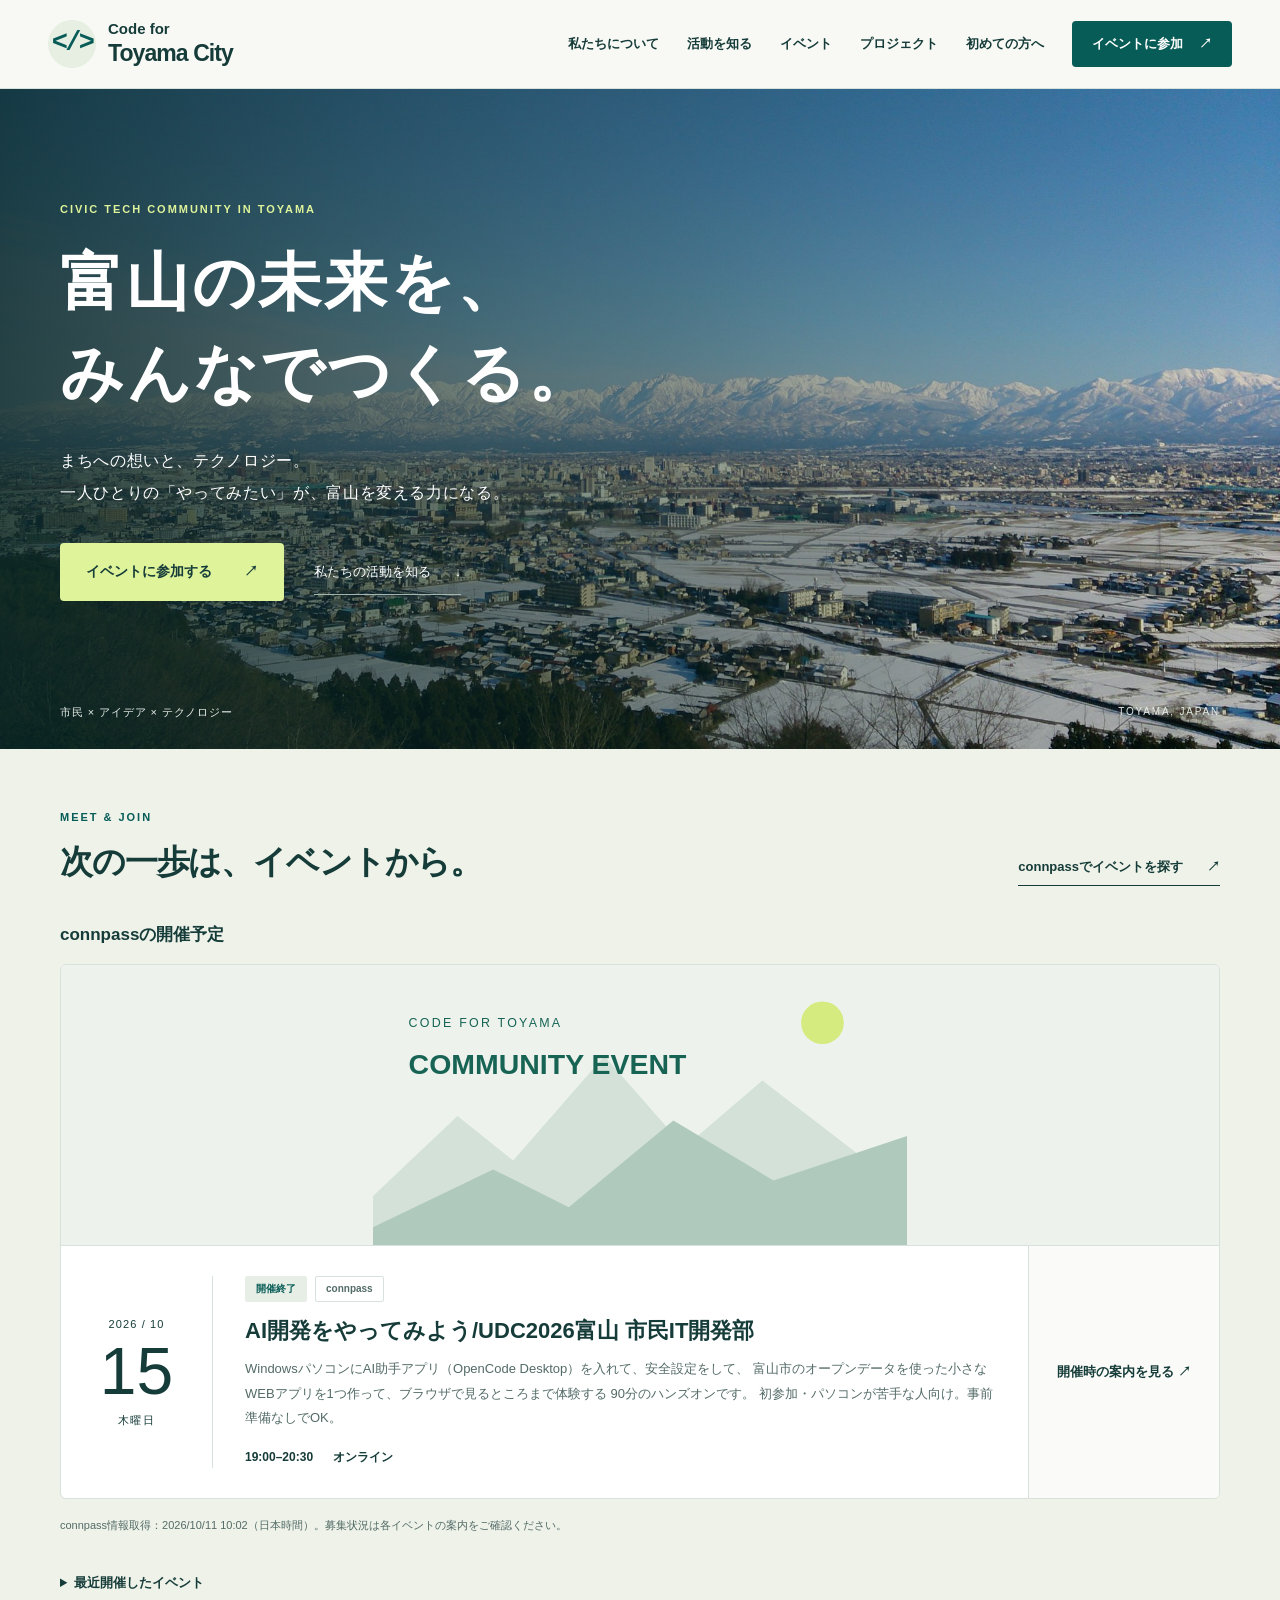
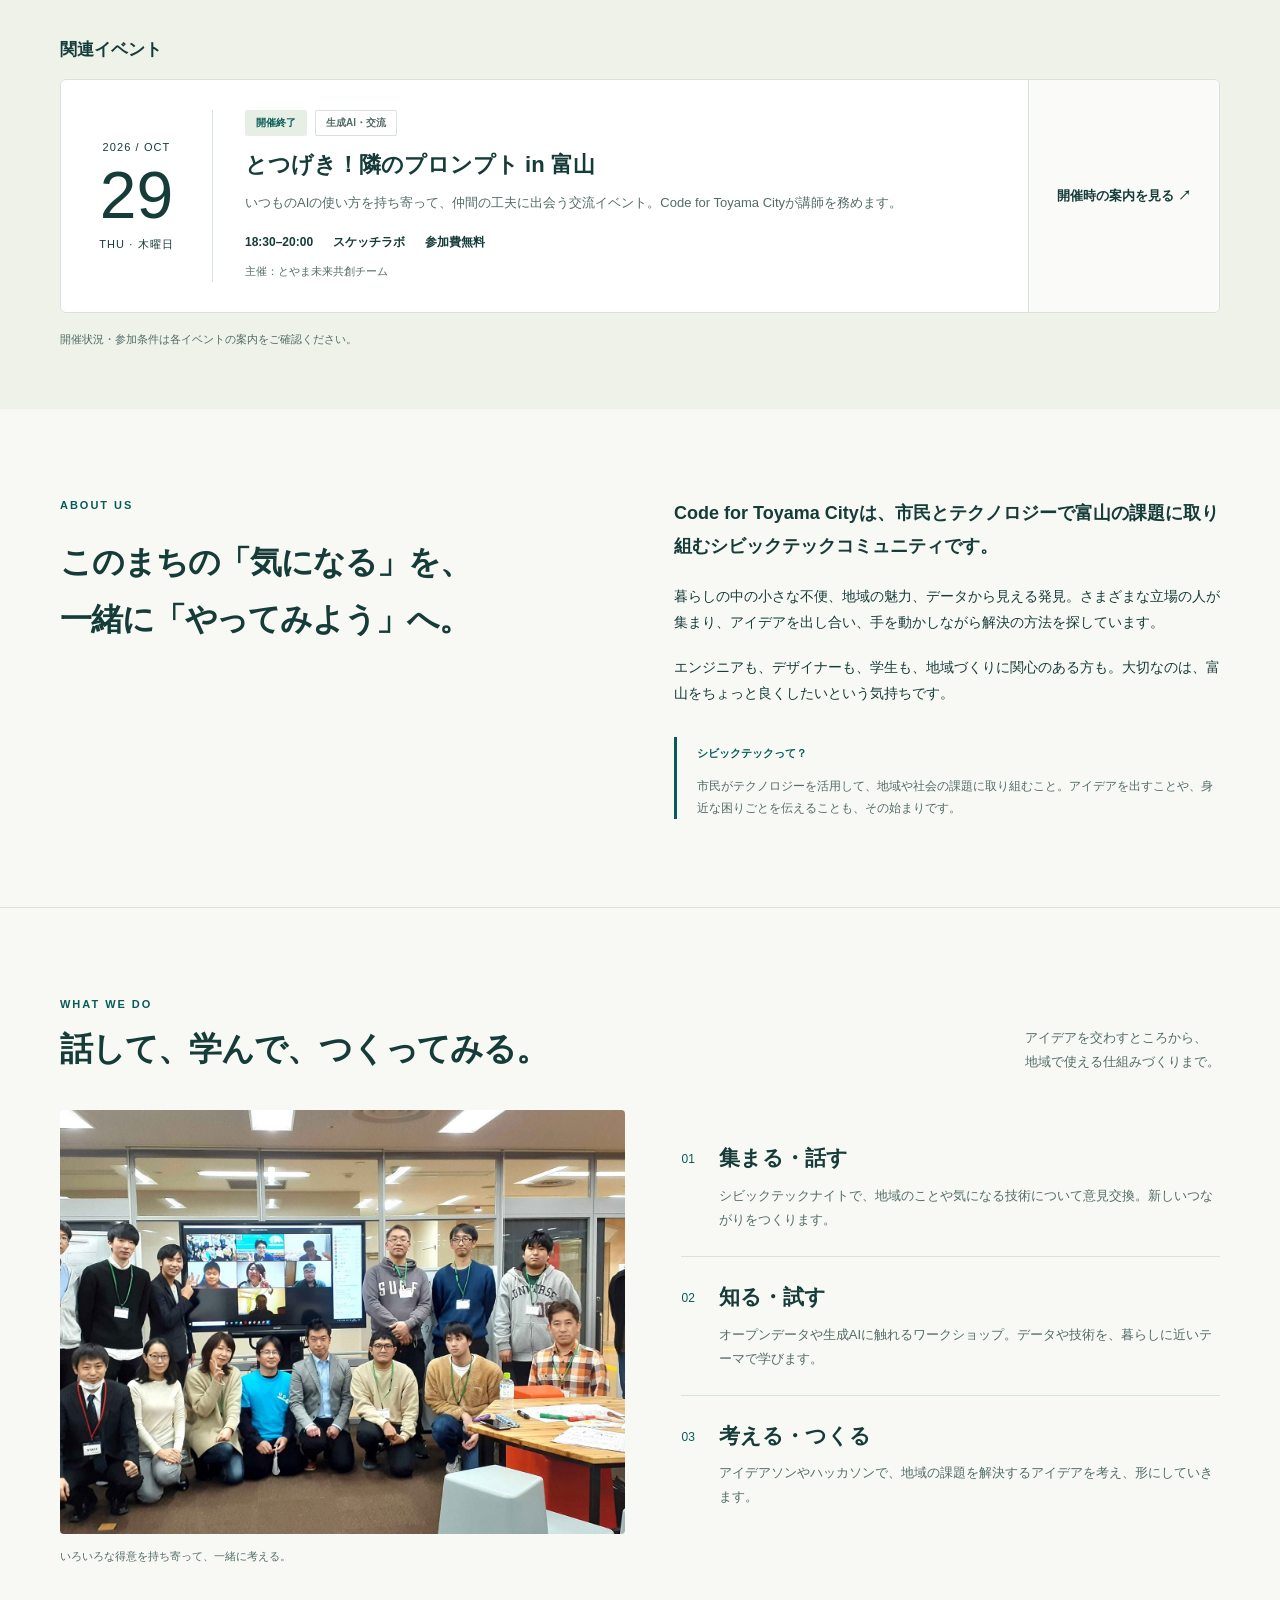
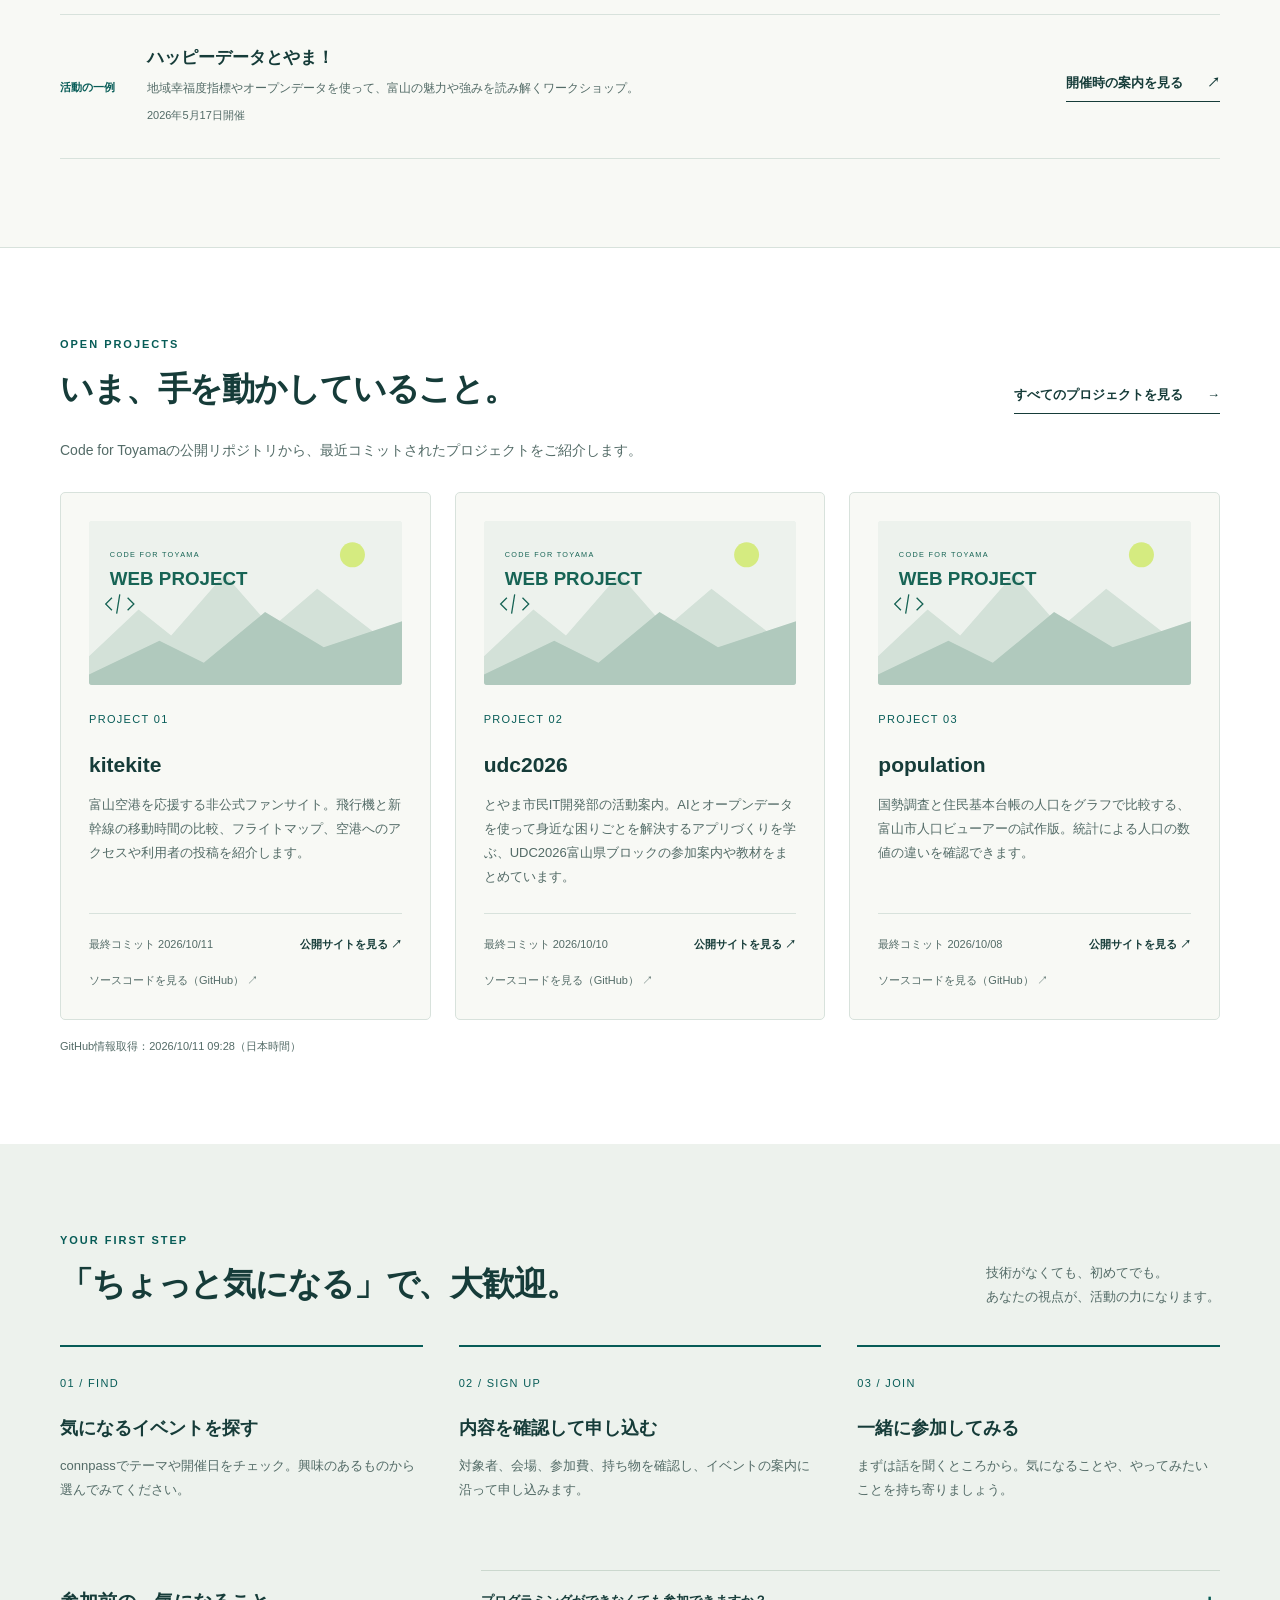
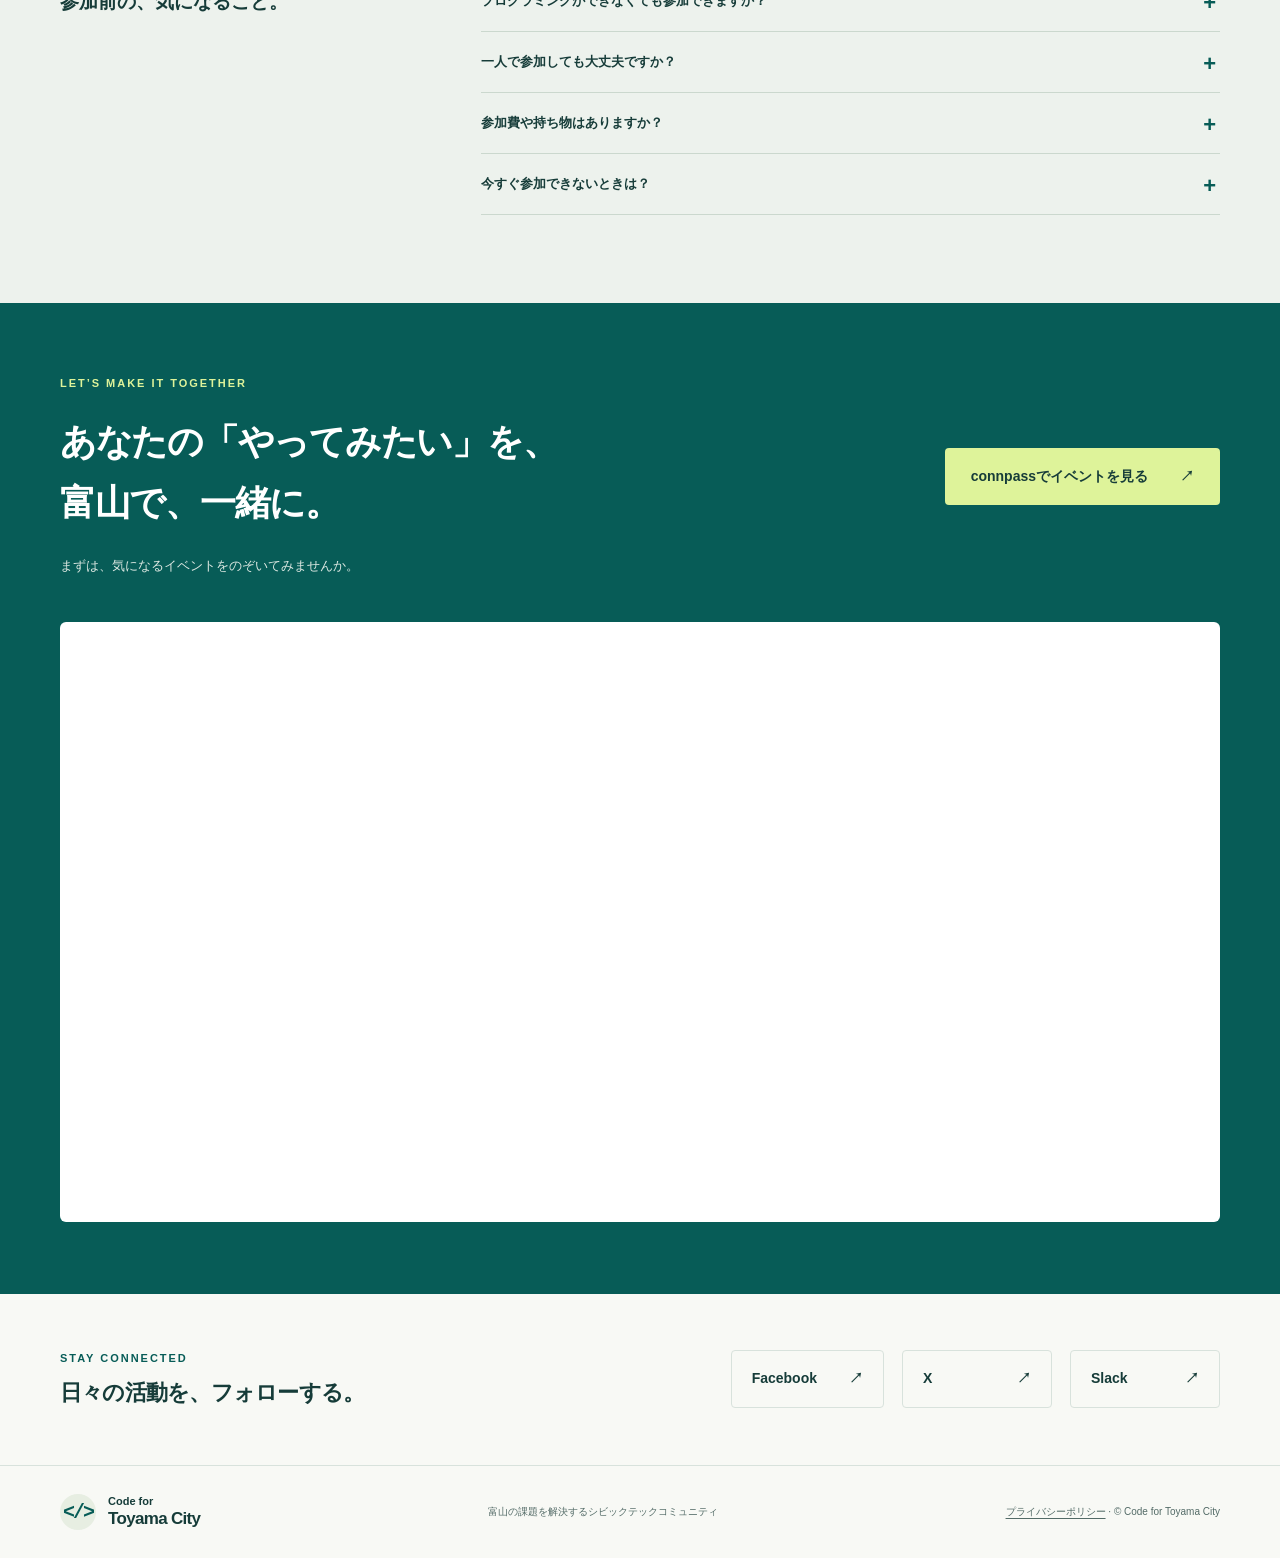
<file: index.html>
<!doctype html>
<html lang="ja">
<head>
  <meta charset="utf-8">
  <meta http-equiv="Content-Security-Policy" content="default-src 'none'; script-src 'self' https://www.googletagmanager.com/gtag/js; script-src-attr 'none'; style-src 'self'; img-src 'self' https://codefortoyama.github.io https://media.connpass.com https://www.googletagmanager.com https://*.google-analytics.com; connect-src https://www.googletagmanager.com https://*.google-analytics.com https://*.google.com; font-src 'self'; base-uri 'none'; object-src 'none'; form-action 'none'; frame-src https://calendar.google.com; worker-src 'none'; upgrade-insecure-requests">
  <meta name="referrer" content="strict-origin-when-cross-origin">
  <!-- Google tag (gtag.js) -->
  <script src="js/analytics.js"></script>
  <script async src="https://www.googletagmanager.com/gtag/js?id=G-0SFK86LPGH"></script>
  <meta name="viewport" content="width=device-width, initial-scale=1">
  <meta name="description" content="富山をもっと面白く、もっと暮らしやすく。Code for Toyama Cityは、市民とテクノロジーで地域の課題に取り組むコミュニティです。活動紹介とイベント参加のご案内。">
  <meta name="theme-color" content="#075c57">
  <meta property="og:type" content="website">
  <meta property="og:title" content="Code for Toyama City | 富山の未来を、みんなでつくる。">
  <meta property="og:description" content="地域のことを話す。データに触れる。アイデアを形にする。富山で、一緒に始めてみませんか。">
  <meta property="og:url" content="https://codefortoyama.github.io/">
  <meta property="og:image" content="https://codefortoyama.github.io/assets/img/masthead.jpg">
  <meta property="og:locale" content="ja_JP">
  <meta name="twitter:card" content="summary_large_image">
  <link rel="canonical" href="https://codefortoyama.github.io/">
  <link rel="icon" href="assets/img/favicon.ico">
  <link rel="apple-touch-icon" href="assets/img/apple-touch-icon.png">
  <link rel="stylesheet" href="css/site.css">
  <script src="js/site.js" defer></script>
  <title>Code for Toyama City | 富山の未来を、みんなでつくる。</title>
</head>
<body>
  <a class="skip-link" href="#main">本文へ移動</a>
  <header class="site-header">
    <div class="header-inner">
      <a class="brand" href="./" aria-label="Code for Toyama City ホーム">
        <span class="brand-symbol" aria-hidden="true">&lt;/&gt;</span>
        <span>Code for <strong>Toyama City</strong></span>
      </a>
      <button class="menu-toggle" type="button" aria-expanded="false" aria-controls="navigation" hidden>メニュー <span aria-hidden="true">☰</span></button>
      <nav id="navigation" class="navigation" aria-label="メインナビゲーション">
        <a href="#about">私たちについて</a>
        <a href="#activities">活動を知る</a>
        <a href="Events/">イベント</a>
        <a href="projects.html">プロジェクト</a>
        <a href="#first-step">初めての方へ</a>
        <a class="nav-cta" href="https://codefortoyama.connpass.com/">イベントに参加 <span aria-hidden="true">↗</span></a>
      </nav>
    </div>
  </header>
  <main id="main">
    <section class="hero" aria-labelledby="hero-title">
      <img class="hero-image" src="assets/img/masthead.jpg" width="2048" height="1151" alt="雪をいただく立山連峰と富山の街並み" fetchpriority="high">
      <div class="hero-shade"></div>
      <div class="container hero-content">
        <p class="eyebrow light">CIVIC TECH COMMUNITY IN TOYAMA</p>
        <h1 id="hero-title">富山の未来を、<br>みんなでつくる。</h1>
        <p class="hero-description">まちへの想いと、テクノロジー。<br>一人ひとりの「やってみたい」が、<br class="mobile-break">富山を変える力になる。</p>
        <div class="hero-actions">
          <a class="button button-lime" href="https://codefortoyama.connpass.com/">イベントに参加する <span aria-hidden="true">↗</span></a>
          <a class="hero-link" href="#activities">私たちの活動を知る <span aria-hidden="true">↓</span></a>
        </div>
      </div>
      <div class="hero-bottom container"><span>市民 × アイデア × テクノロジー</span><span class="hero-location">TOYAMA, JAPAN</span></div>
    </section>

    <section id="events" class="section events-section" aria-labelledby="events-title">
      <div class="container">
        <div class="section-heading">
          <div><p class="eyebrow">MEET &amp; JOIN</p><h2 id="events-title">次の一歩は、イベントから。</h2></div>
          <a class="text-link" href="https://codefortoyama.connpass.com/">connpassでイベントを探す <span aria-hidden="true">↗</span></a>
        </div>
        <!-- CONNPASS_EVENTS_START -->
<h3 class="event-group-heading">connpassの開催予定</h3>
<div class="connpass-events">
<article class="event-feature event-feature-connpass" data-event-end="2026-10-15T20:30:00+09:00">
  <a class="event-eyecatch-link" href="https://codefortoyama.connpass.com/event/409117/" aria-label="AI開発をやってみよう/UDC2026富山 市民IT開発部：connpassの案内を見る"><img class="event-eyecatch" src="https://media.connpass.com/thumbs/6a/5f/6a5f6c7d702274ef438f341a30682013.png" alt="" width="1200" height="630" loading="lazy" decoding="async" data-fallback="assets/event-placeholder.svg"></a>
  <div class="event-content">
  <div class="event-date"><span>2026 / 10</span><strong>15</strong><span>木曜日</span></div>
  <div class="event-body">
    <div class="tags"><span class="tag" data-event-status>開催予定</span><span class="tag tag-outline">connpass</span></div>
    <h3>AI開発をやってみよう/UDC2026富山 市民IT開発部</h3>
    <p>WindowsパソコンにAI助手アプリ（OpenCode Desktop）を入れて、安全設定をして、 富山市のオープンデータを使った小さなWEBアプリを1つ作って、ブラウザで見るところまで体験する 90分のハンズオンです。 初参加・パソコンが苦手な人向け。事前準備なしでOK。</p>
    <div class="event-meta"><span>19:00–20:30</span><span>オンライン</span></div>
  </div>
  <a class="event-link" href="https://codefortoyama.connpass.com/event/409117/">詳細・申し込み<br><span>connpassへ ↗</span></a>
  </div>
</article>
</div>
<p class="section-note">connpass情報取得：<time datetime="2026-10-11T10:02:32+09:00">2026/10/11 10:02（日本時間）</time>。募集状況は各イベントの案内をご確認ください。</p>
<details class="event-history"><summary>最近開催したイベント</summary><ul>
<li><a href="https://codefortoyama.connpass.com/event/398745/"><img class="event-history-image" src="https://media.connpass.com/thumbs/1d/4b/1d4b01a19eb6effa92658c2d1e9c1f28.png" alt="" width="120" height="63" loading="lazy" decoding="async" data-fallback="assets/event-placeholder.svg"><time datetime="2026-07-15">2026/07/15</time><span>シビックテックナイト48</span><span aria-hidden="true">↗</span></a></li>
<li><a href="https://codefortoyama.connpass.com/event/397300/"><img class="event-history-image" src="https://media.connpass.com/thumbs/76/19/76198720d3e3b93f2fb7ffa42c1a00b8.png" alt="" width="120" height="63" loading="lazy" decoding="async" data-fallback="assets/event-placeholder.svg"><time datetime="2026-06-26">2026/06/26</time><span>朝の通勤が学びの時間に変わる！自分で作る AIニュースLINE公式アカウント IN 富山</span><span aria-hidden="true">↗</span></a></li>
<li><a href="https://codefortoyama.connpass.com/event/394568/"><img class="event-history-image" src="https://media.connpass.com/thumbs/80/8a/808a0c08b3f9508bf2be5559f270490c.png" alt="" width="120" height="63" loading="lazy" decoding="async" data-fallback="assets/event-placeholder.svg"><time datetime="2026-06-03">2026/06/03</time><span>シビックテックナイト#47</span><span aria-hidden="true">↗</span></a></li>
</ul></details>
        <!-- CONNPASS_EVENTS_END -->
        <h3 class="event-group-heading">関連イベント</h3>
        <article class="event-feature" data-event-end="2026-10-29T20:00:00+09:00">
          <div class="event-date"><span>2026 / OCT</span><strong>29</strong><span>THU · 木曜日</span></div>
          <div class="event-body">
            <div class="tags"><span class="tag" data-event-status>開催案内</span><span class="tag tag-outline">生成AI・交流</span></div>
            <h3>とつげき！隣のプロンプト in 富山</h3>
            <p>いつものAIの使い方を持ち寄って、仲間の工夫に出会う交流イベント。Code for Toyama Cityが講師を務めます。</p>
            <div class="event-meta"><span>18:30–20:00</span><span>スケッチラボ</span><span>参加費無料</span></div>
            <p class="event-organizer">主催：とやま未来共創チーム</p>
          </div>
          <a class="event-link" href="Events/prompt/">イベントページを見る<br><span>スライドと当日の案内 →</span></a>
        </article>
        <p class="section-note">開催状況・参加条件は各イベントの案内をご確認ください。</p>
      </div>
    </section>

    <section id="about" class="section about-section" aria-labelledby="about-title">
      <div class="container about-layout">
        <div class="about-intro"><p class="eyebrow">ABOUT US</p><h2 id="about-title">このまちの「気になる」を、<br>一緒に「やってみよう」へ。</h2></div>
        <div class="about-copy">
          <p class="lead">Code for Toyama Cityは、市民とテクノロジーで富山の課題に取り組むシビックテックコミュニティです。</p>
          <p>暮らしの中の小さな不便、地域の魅力、データから見える発見。さまざまな立場の人が集まり、アイデアを出し合い、手を動かしながら解決の方法を探しています。</p>
          <p>エンジニアも、デザイナーも、学生も、地域づくりに関心のある方も。大切なのは、富山をちょっと良くしたいという気持ちです。</p>
          <div class="civic-note"><span class="small-label">シビックテックって？</span><p>市民がテクノロジーを活用して、地域や社会の課題に取り組むこと。アイデアを出すことや、身近な困りごとを伝えることも、その始まりです。</p></div>
        </div>
      </div>
    </section>

    <section id="activities" class="section activities-section" aria-labelledby="activities-title">
      <div class="container">
        <div class="section-heading"><div><p class="eyebrow">WHAT WE DO</p><h2 id="activities-title">話して、学んで、つくってみる。</h2></div><p class="heading-description">アイデアを交わすところから、<br>地域で使える仕組みづくりまで。</p></div>
        <div class="activities-layout">
          <figure class="community-photo"><img src="assets/img/activities/1.jpg" width="1920" height="1080" alt="会場とオンラインで集まった活動参加者の集合写真" loading="lazy"><figcaption>いろいろな得意を持ち寄って、一緒に考える。</figcaption></figure>
          <div class="activity-list">
            <article><span class="activity-number">01</span><div><h3>集まる・話す</h3><p>シビックテックナイトで、地域のことや気になる技術について意見交換。新しいつながりをつくります。</p></div></article>
            <article><span class="activity-number">02</span><div><h3>知る・試す</h3><p>オープンデータや生成AIに触れるワークショップ。データや技術を、暮らしに近いテーマで学びます。</p></div></article>
            <article><span class="activity-number">03</span><div><h3>考える・つくる</h3><p>アイデアソンやハッカソンで、地域の課題を解決するアイデアを考え、形にしていきます。</p></div></article>
          </div>
        </div>
        <div class="activity-example"><span class="small-label">活動の一例</span><div><h3>ハッピーデータとやま！</h3><p>地域幸福度指標やオープンデータを使って、富山の魅力や強みを読み解くワークショップ。</p><span class="example-date">2026年5月17日開催</span></div><a class="text-link" href="https://sketch.lab.city.toyama.toyama.jp/event/510">開催時の案内を見る <span aria-hidden="true">↗</span></a></div>
      </div>
    </section>

    <section id="projects" class="section projects-section" aria-labelledby="projects-title">
      <div class="container">
        <div class="section-heading"><div><p class="eyebrow">OPEN PROJECTS</p><h2 id="projects-title">いま、手を動かしていること。</h2></div><a class="text-link" href="projects.html">すべてのプロジェクトを見る <span aria-hidden="true">→</span></a></div>
        <p class="projects-intro">Code for Toyamaの公開リポジトリから、最近コミットされたプロジェクトをご紹介します。</p>
        <!-- GITHUB_FEATURED_START -->
<div class="project-grid">
<article class="project-card">
  <a class="project-main-link" href="https://codefortoyama.github.io/kitekite/">
  <img class="project-eyecatch" src="https://codefortoyama.github.io/kitekite/img/tateyama_2.jpg" alt="" width="1200" height="630" loading="lazy" decoding="async" data-fallback="assets/project-placeholder.svg">
  <span class="project-card-number">PROJECT 01</span>
  <h3>kitekite</h3>
  <p>富山空港を応援する非公式ファンサイト。飛行機と新幹線の移動時間の比較、フライトマップ、空港へのアクセスや利用者の投稿を紹介します。</p>
  <div class="project-card-bottom"><time datetime="2026-10-11T00:28:10+00:00">最終コミット 2026/10/11</time><span>公開サイトを見る ↗</span></div>
  </a>
  <a class="project-source-link" href="https://github.com/codefortoyama/kitekite">ソースコードを見る（GitHub） ↗</a>
</article>
<article class="project-card">
  <a class="project-main-link" href="https://codefortoyama.github.io/udc2026/">
  <img class="project-eyecatch" src="https://codefortoyama.github.io/udc2026/assets/eyecatch.svg" alt="" width="1200" height="630" loading="lazy" decoding="async" data-fallback="assets/project-placeholder.svg">
  <span class="project-card-number">PROJECT 02</span>
  <h3>udc2026</h3>
  <p>とやま市民IT開発部の活動案内。AIとオープンデータを使って身近な困りごとを解決するアプリづくりを学ぶ、UDC2026富山県ブロックの参加案内や教材をまとめています。</p>
  <div class="project-card-bottom"><time datetime="2026-10-10T06:13:03+00:00">最終コミット 2026/10/10</time><span>公開サイトを見る ↗</span></div>
  </a>
  <a class="project-source-link" href="https://github.com/codefortoyama/udc2026">ソースコードを見る（GitHub） ↗</a>
</article>
<article class="project-card">
  <a class="project-main-link" href="https://codefortoyama.github.io/population/">
  <img class="project-eyecatch" src="assets/project-placeholder.svg" alt="" width="1200" height="630" loading="lazy" decoding="async" data-fallback="assets/project-placeholder.svg">
  <span class="project-card-number">PROJECT 03</span>
  <h3>population</h3>
  <p>国勢調査と住民基本台帳の人口をグラフで比較する、富山市人口ビューアーの試作版。統計による人口の数値の違いを確認できます。</p>
  <div class="project-card-bottom"><time datetime="2026-10-08T01:39:38+00:00">最終コミット 2026/10/08</time><span>公開サイトを見る ↗</span></div>
  </a>
  <a class="project-source-link" href="https://github.com/codefortoyama/population">ソースコードを見る（GitHub） ↗</a>
</article>
</div>
<p class="section-note">GitHub情報取得：<time datetime="2026-10-11T09:28:07+09:00">2026/10/11 09:28（日本時間）</time></p>
        <!-- GITHUB_FEATURED_END -->
      </div>
    </section>

    <section id="first-step" class="section first-section" aria-labelledby="first-title">
      <div class="container">
        <div class="section-heading"><div><p class="eyebrow">YOUR FIRST STEP</p><h2 id="first-title">「ちょっと気になる」で、大歓迎。</h2></div><p class="heading-description">技術がなくても、初めてでも。<br>あなたの視点が、活動の力になります。</p></div>
        <ol class="steps">
          <li><span class="step-number">01 / FIND</span><h3>気になるイベントを探す</h3><p>connpassでテーマや開催日をチェック。興味のあるものから選んでみてください。</p></li>
          <li><span class="step-number">02 / SIGN UP</span><h3>内容を確認して申し込む</h3><p>対象者、会場、参加費、持ち物を確認し、イベントの案内に沿って申し込みます。</p></li>
          <li><span class="step-number">03 / JOIN</span><h3>一緒に参加してみる</h3><p>まずは話を聞くところから。気になることや、やってみたいことを持ち寄りましょう。</p></li>
        </ol>
        <div class="faq-layout"><h3>参加前の、気になること。</h3><div class="faq-list">
          <details><summary>プログラミングができなくても参加できますか？</summary><p>地域づくりに関心のある方も歓迎しています。アイデアを出す、地域の事情を伝える、デザインを考えるなど、関わり方はさまざまです。イベントごとの対象者は申し込みページをご確認ください。</p></details>
          <details><summary>一人で参加しても大丈夫ですか？</summary><p>お一人での参加も歓迎です。初めての方は、関心のあるテーマのイベントから参加してみてください。</p></details>
          <details><summary>参加費や持ち物はありますか？</summary><p>イベントによって異なります。参加費、必要な機材や持ち物は、各イベントの申し込みページに掲載している案内をご確認ください。</p></details>
          <details><summary>今すぐ参加できないときは？</summary><p>FacebookやXで活動情報をチェックできます。connpassのグループをフォローして、次の開催情報を受け取る方法もあります。</p></details>
        </div></div>
      </div>
    </section>

    <section class="join-section" aria-labelledby="join-title"><div class="container"><div class="join-layout"><div><p class="eyebrow light">LET’S MAKE IT TOGETHER</p><h2 id="join-title">あなたの「やってみたい」を、<br>富山で、一緒に。</h2><p>まずは、気になるイベントをのぞいてみませんか。</p></div><a class="button button-lime" href="https://codefortoyama.connpass.com/">connpassでイベントを見る <span aria-hidden="true">↗</span></a></div><div class="join-calendar"><iframe src="https://calendar.google.com/calendar/embed?src=codefortoyama%40gmail.com&ctz=Asia%2FTokyo" width="1160" height="600" loading="lazy" title="Code for Toyama Cityのイベントカレンダー">イベントカレンダーは<a href="https://calendar.google.com/calendar/u/0?cid=Y29kZWZvcnRveWFtYUBnbWFpbC5jb20">Google カレンダー</a>で確認できます。</iframe></div></div></section>
    <section id="follow" class="follow-section" aria-labelledby="follow-title"><div class="container follow-layout"><div><p class="eyebrow">STAY CONNECTED</p><h2 id="follow-title">日々の活動を、フォローする。</h2></div><div class="social-links"><a href="https://www.facebook.com/codefortoyama/">Facebook <span aria-hidden="true">↗</span></a><a href="https://x.com/codefortoyama">X <span aria-hidden="true">↗</span></a><a href="https://join.slack.com/t/codefortoyama/shared_invite/zt-dnexhi6s-yavCx3dO0YlsBi_BjfechQ" aria-label="Slackに参加する">Slack <span aria-hidden="true">↗</span></a></div></div></section>
  </main>
  <footer class="site-footer"><div class="container footer-layout"><a class="brand" href="./"><span class="brand-symbol" aria-hidden="true">&lt;/&gt;</span><span>Code for <strong>Toyama City</strong></span></a><p>富山の課題を解決するシビックテックコミュニティ</p><small><a href="privacy.html">プライバシーポリシー</a> · © Code for Toyama City</small></div></footer>
</body>
</html>
</file>
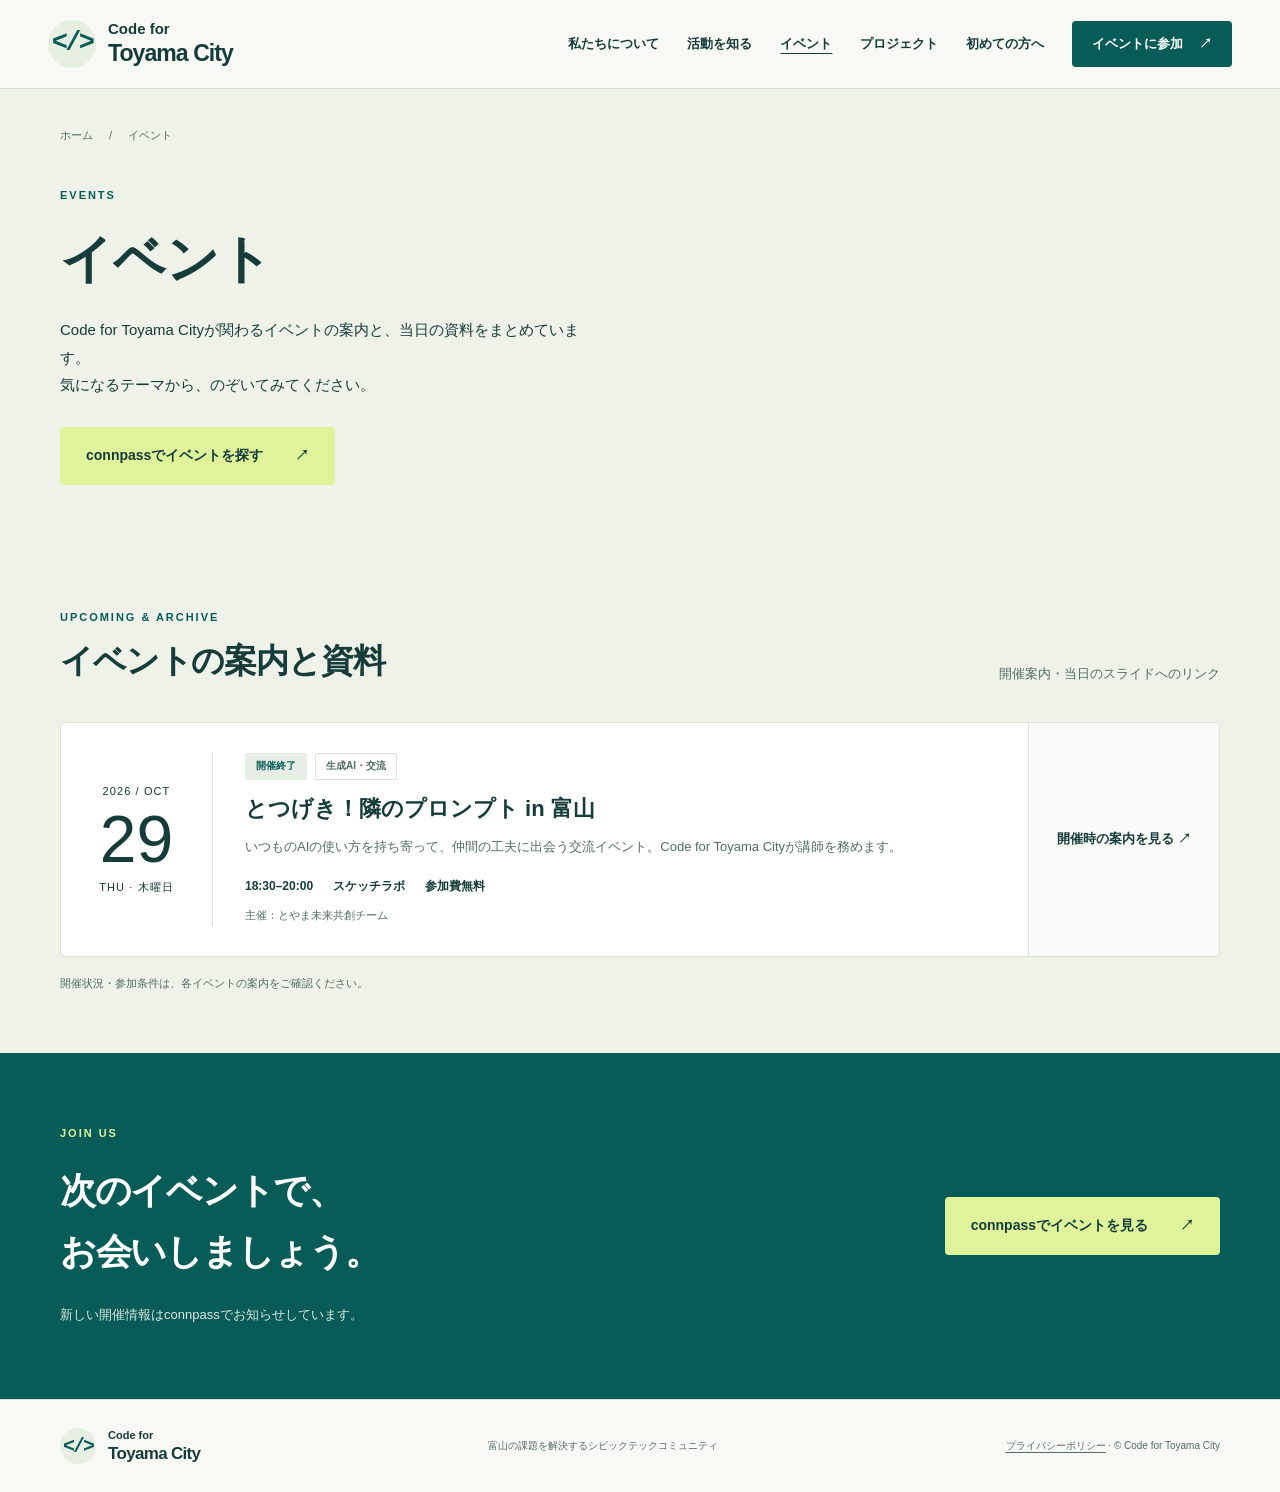
<file: Events/index.html>
<!doctype html>
<html lang="ja">
<head>
  <meta charset="utf-8">
  <meta http-equiv="Content-Security-Policy" content="default-src 'none'; script-src 'self' https://www.googletagmanager.com/gtag/js; script-src-attr 'none'; style-src 'self'; img-src 'self' https://codefortoyama.github.io https://media.connpass.com https://www.googletagmanager.com https://*.google-analytics.com; connect-src https://www.googletagmanager.com https://*.google-analytics.com https://*.google.com; font-src 'self'; base-uri 'none'; object-src 'none'; form-action 'none'; frame-src https://calendar.google.com; worker-src 'none'; upgrade-insecure-requests">
  <meta name="referrer" content="strict-origin-when-cross-origin">
  <!-- Google tag (gtag.js) -->
  <script src="../js/analytics.js"></script>
  <script async src="https://www.googletagmanager.com/gtag/js?id=G-0SFK86LPGH"></script>
  <meta name="viewport" content="width=device-width, initial-scale=1">
  <meta name="description" content="Code for Toyama Cityが関わるイベントの案内と当日の資料をまとめています。開催中のイベントやワークショップの内容、スライドへのリンクを掲載しています。">
  <meta name="theme-color" content="#075c57">
  <meta property="og:type" content="website">
  <meta property="og:title" content="イベント | Code for Toyama City">
  <meta property="og:description" content="Code for Toyama Cityが関わるイベントの案内と当日の資料をまとめています。">
  <meta property="og:url" content="https://codefortoyama.github.io/Events/">
  <meta property="og:image" content="https://codefortoyama.github.io/assets/img/masthead.jpg">
  <meta property="og:locale" content="ja_JP">
  <meta name="twitter:card" content="summary_large_image">
  <link rel="canonical" href="https://codefortoyama.github.io/Events/">
  <link rel="icon" href="../assets/img/favicon.ico">
  <link rel="apple-touch-icon" href="../assets/img/apple-touch-icon.png">
  <link rel="stylesheet" href="../css/site.css">
  <script src="../js/site.js" defer></script>
  <title>イベント | Code for Toyama City</title>
</head>
<body>
  <a class="skip-link" href="#main">本文へ移動</a>
  <header class="site-header">
    <div class="header-inner">
      <a class="brand" href="../" aria-label="Code for Toyama City ホーム"><span class="brand-symbol" aria-hidden="true">&lt;/&gt;</span><span>Code for <strong>Toyama City</strong></span></a>
      <button class="menu-toggle" type="button" aria-expanded="false" aria-controls="navigation" hidden>メニュー <span aria-hidden="true">☰</span></button>
      <nav id="navigation" class="navigation" aria-label="メインナビゲーション">
        <a href="../#about">私たちについて</a>
        <a href="../#activities">活動を知る</a>
        <a href="./" aria-current="page">イベント</a>
        <a href="../projects.html">プロジェクト</a>
        <a href="../#first-step">初めての方へ</a>
        <a class="nav-cta" href="https://codefortoyama.connpass.com/">イベントに参加 <span aria-hidden="true">↗</span></a>
      </nav>
    </div>
  </header>
  <main id="main">
    <section class="event-page-hero" aria-labelledby="page-title">
      <div class="container">
        <nav class="breadcrumbs" aria-label="パンくず"><a href="../">ホーム</a><span aria-hidden="true">/</span><span aria-current="page">イベント</span></nav>
        <p class="eyebrow">EVENTS</p>
        <h1 id="page-title">イベント</h1>
        <p class="event-lead">Code for Toyama Cityが関わるイベントの案内と、当日の資料をまとめています。<br>気になるテーマから、のぞいてみてください。</p>
        <div class="event-actions"><a class="button button-lime" href="https://codefortoyama.connpass.com/">connpassでイベントを探す <span aria-hidden="true">↗</span></a></div>
      </div>
    </section>
    <section class="section events-section" aria-labelledby="events-list-title">
      <div class="container">
        <div class="section-heading"><div><p class="eyebrow">UPCOMING &amp; ARCHIVE</p><h2 id="events-list-title">イベントの案内と資料</h2></div><p class="heading-description">開催案内・当日のスライドへのリンク</p></div>
        <article class="event-feature" data-event-end="2026-10-29T20:00:00+09:00">
          <div class="event-date"><span>2026 / OCT</span><strong>29</strong><span>THU · 木曜日</span></div>
          <div class="event-body">
            <div class="tags"><span class="tag" data-event-status>開催案内</span><span class="tag tag-outline">生成AI・交流</span></div>
            <h3>とつげき！隣のプロンプト in 富山</h3>
            <p>いつものAIの使い方を持ち寄って、仲間の工夫に出会う交流イベント。Code for Toyama Cityが講師を務めます。</p>
            <div class="event-meta"><span>18:30–20:00</span><span>スケッチラボ</span><span>参加費無料</span></div>
            <p class="event-organizer">主催：とやま未来共創チーム</p>
          </div>
          <a class="event-link" href="prompt/">イベントページを見る<br><span>スライドと当日の案内 →</span></a>
        </article>
        <p class="section-note">開催状況・参加条件は、各イベントの案内をご確認ください。</p>
      </div>
    </section>
    <section class="join-section" aria-labelledby="join-title"><div class="container join-layout"><div><p class="eyebrow light">JOIN US</p><h2 id="join-title">次のイベントで、<br>お会いしましょう。</h2><p>新しい開催情報はconnpassでお知らせしています。</p></div><a class="button button-lime" href="https://codefortoyama.connpass.com/">connpassでイベントを見る <span aria-hidden="true">↗</span></a></div></section>
  </main>
  <footer class="site-footer"><div class="container footer-layout"><a class="brand" href="../"><span class="brand-symbol" aria-hidden="true">&lt;/&gt;</span><span>Code for <strong>Toyama City</strong></span></a><p>富山の課題を解決するシビックテックコミュニティ</p><small><a href="../privacy.html">プライバシーポリシー</a> · © Code for Toyama City</small></div></footer>
</body>
</html>
</file>
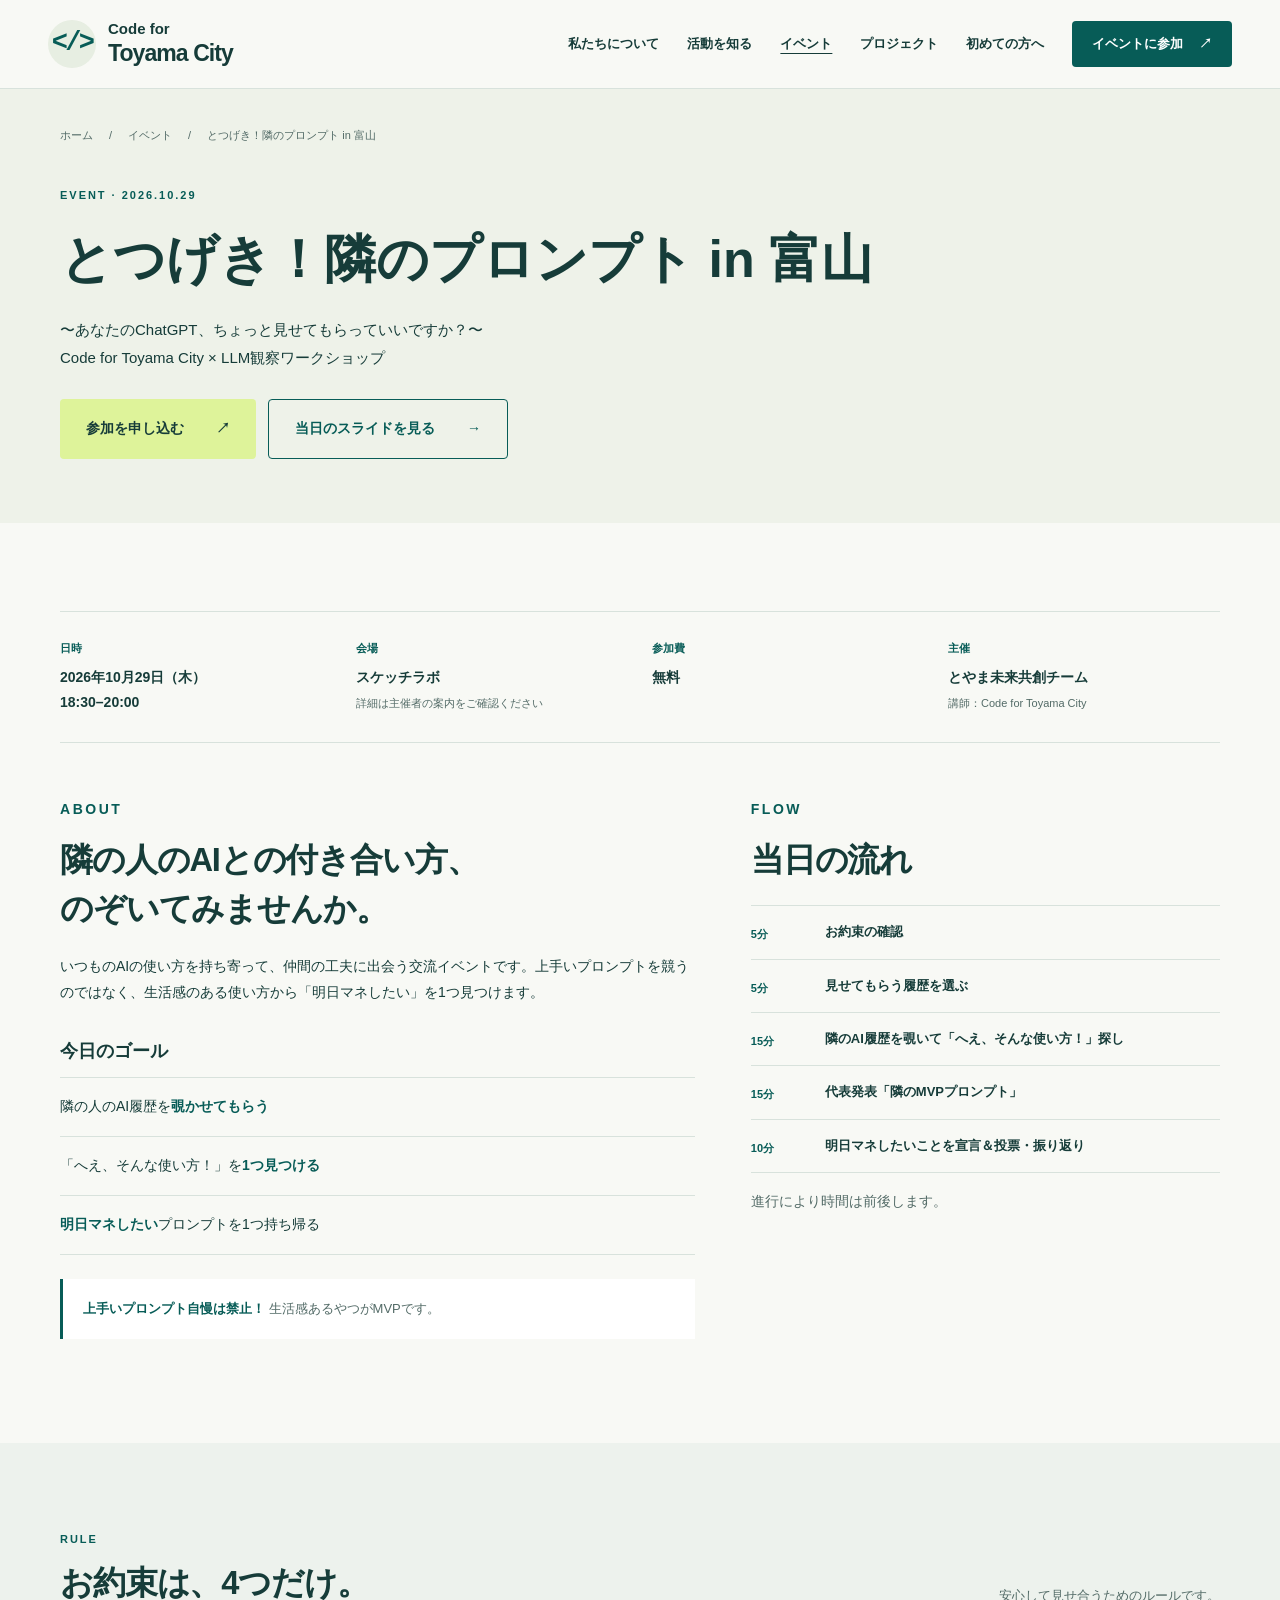
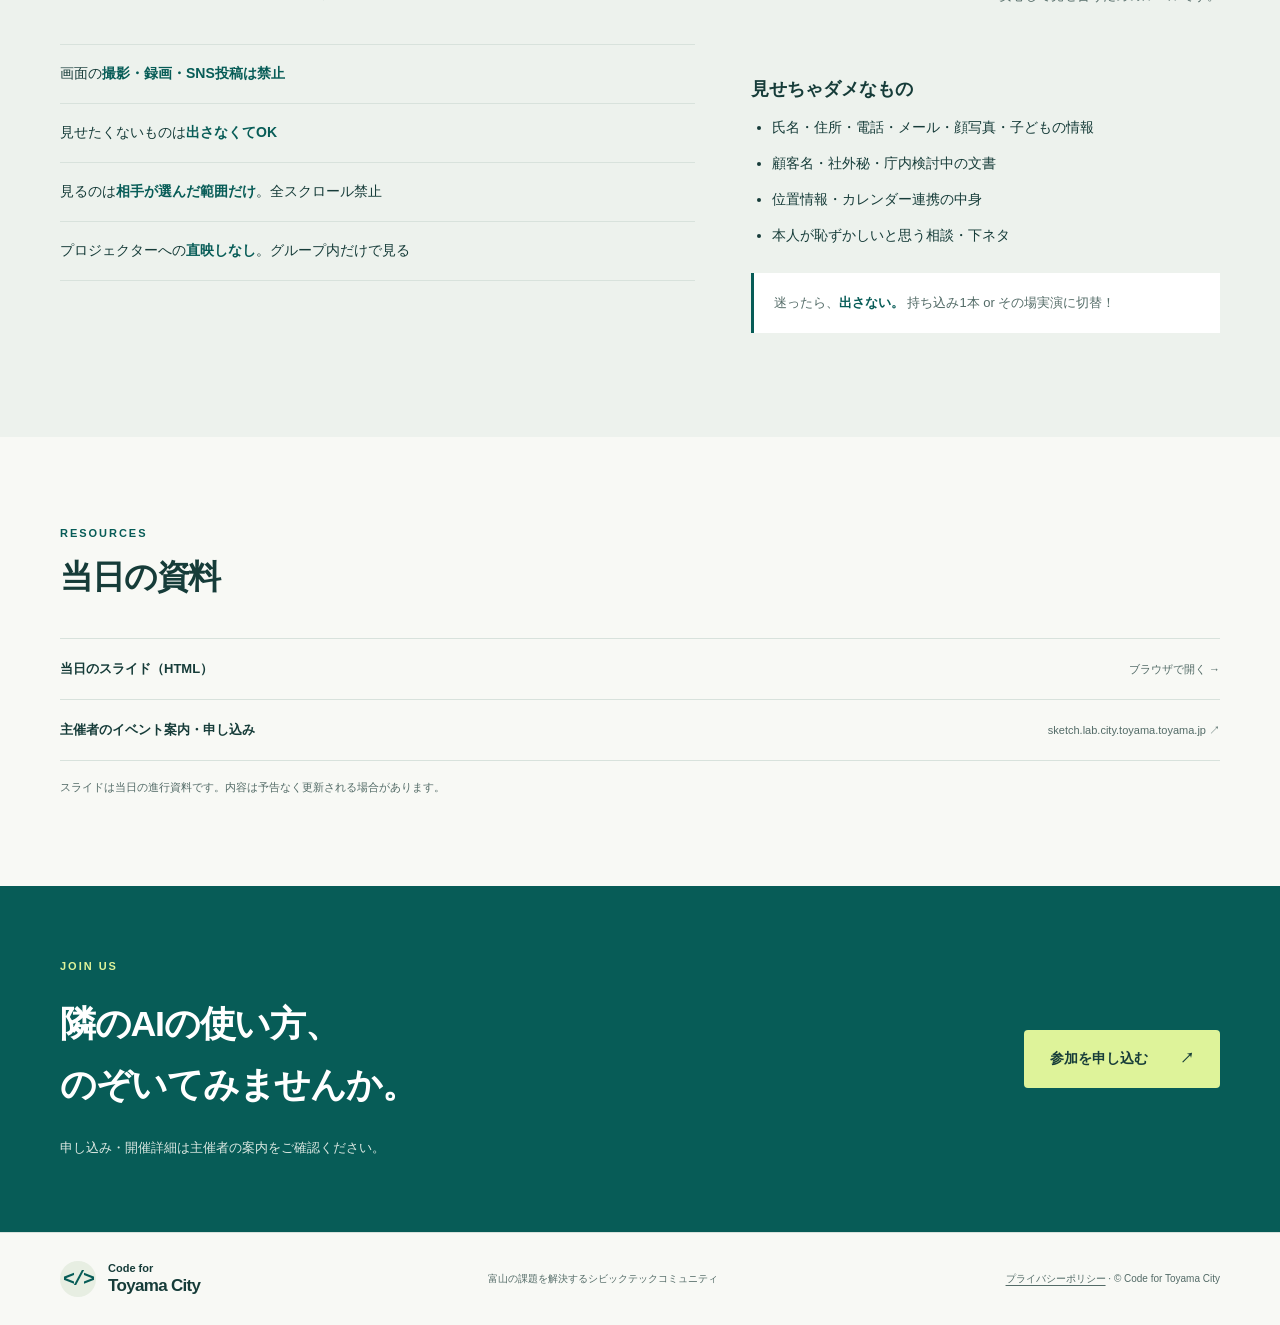
<file: Events/prompt/index.html>
<!doctype html>
<html lang="ja">
<head>
  <meta charset="utf-8">
  <meta http-equiv="Content-Security-Policy" content="default-src 'none'; script-src 'self' https://www.googletagmanager.com/gtag/js; script-src-attr 'none'; style-src 'self'; img-src 'self' https://codefortoyama.github.io https://media.connpass.com https://www.googletagmanager.com https://*.google-analytics.com; connect-src https://www.googletagmanager.com https://*.google-analytics.com https://*.google.com; font-src 'self'; base-uri 'none'; object-src 'none'; form-action 'none'; frame-src https://calendar.google.com; worker-src 'none'; upgrade-insecure-requests">
  <meta name="referrer" content="strict-origin-when-cross-origin">
  <!-- Google tag (gtag.js) -->
  <script src="../../js/analytics.js"></script>
  <script async src="https://www.googletagmanager.com/gtag/js?id=G-0SFK86LPGH"></script>
  <meta name="viewport" content="width=device-width, initial-scale=1">
  <meta name="description" content="とつげき！隣のプロンプト in 富山。いつものAIの使い方を持ち寄り、隣の人のプロンプトから「へえ、そんな使い方！」を探す交流イベントです。2026年10月29日、スケッチラボで開催。">
  <meta name="theme-color" content="#075c57">
  <meta property="og:type" content="website">
  <meta property="og:title" content="とつげき！隣のプロンプト in 富山 | Code for Toyama City">
  <meta property="og:description" content="いつものAIの使い方を持ち寄って、仲間の工夫に出会う交流イベント。2026年10月29日、スケッチラボで開催。">
  <meta property="og:url" content="https://codefortoyama.github.io/Events/prompt/">
  <meta property="og:image" content="https://codefortoyama.github.io/assets/img/masthead.jpg">
  <meta property="og:locale" content="ja_JP">
  <meta name="twitter:card" content="summary_large_image">
  <link rel="canonical" href="https://codefortoyama.github.io/Events/prompt/">
  <link rel="icon" href="../../assets/img/favicon.ico">
  <link rel="apple-touch-icon" href="../../assets/img/apple-touch-icon.png">
  <link rel="stylesheet" href="../../css/site.css">
  <script src="../../js/site.js" defer></script>
  <title>とつげき！隣のプロンプト in 富山 | Code for Toyama City</title>
</head>
<body>
  <a class="skip-link" href="#main">本文へ移動</a>
  <header class="site-header">
    <div class="header-inner">
      <a class="brand" href="../../" aria-label="Code for Toyama City ホーム"><span class="brand-symbol" aria-hidden="true">&lt;/&gt;</span><span>Code for <strong>Toyama City</strong></span></a>
      <button class="menu-toggle" type="button" aria-expanded="false" aria-controls="navigation" hidden>メニュー <span aria-hidden="true">☰</span></button>
      <nav id="navigation" class="navigation" aria-label="メインナビゲーション">
        <a href="../../#about">私たちについて</a>
        <a href="../../#activities">活動を知る</a>
        <a href="../" aria-current="page">イベント</a>
        <a href="../../projects.html">プロジェクト</a>
        <a href="../../#first-step">初めての方へ</a>
        <a class="nav-cta" href="https://codefortoyama.connpass.com/">イベントに参加 <span aria-hidden="true">↗</span></a>
      </nav>
    </div>
  </header>
  <main id="main">
    <section class="event-page-hero" aria-labelledby="page-title">
      <div class="container">
        <nav class="breadcrumbs" aria-label="パンくず"><a href="../../">ホーム</a><span aria-hidden="true">/</span><a href="../">イベント</a><span aria-hidden="true">/</span><span aria-current="page">とつげき！隣のプロンプト in 富山</span></nav>
        <p class="eyebrow">EVENT · 2026.10.29</p>
        <h1 id="page-title">とつげき！隣のプロンプト<br class="mobile-break"> in 富山</h1>
        <p class="event-lead">〜あなたのChatGPT、ちょっと見せてもらっていいですか？〜<br>Code for Toyama City × LLM観察ワークショップ</p>
        <div class="event-actions">
          <a class="button button-lime" href="https://sketch.lab.city.toyama.toyama.jp/event/528">参加を申し込む <span aria-hidden="true">↗</span></a>
          <a class="button button-outline" href="slide.html">当日のスライドを見る <span aria-hidden="true">→</span></a>
        </div>
      </div>
    </section>

    <section class="section" aria-label="開催概要">
      <div class="container">
        <dl class="event-facts">
          <div><dt>日時</dt><dd><time datetime="2026-10-29T18:30:00+09:00">2026年10月29日（木）</time><br>18:30–20:00</dd></div>
          <div><dt>会場</dt><dd>スケッチラボ<br><span class="event-fact-note">詳細は主催者の案内をご確認ください</span></dd></div>
          <div><dt>参加費</dt><dd>無料</dd></div>
          <div><dt>主催</dt><dd>とやま未来共創チーム<br><span class="event-fact-note">講師：Code for Toyama City</span></dd></div>
        </dl>
        <div class="event-detail-layout">
          <div class="event-detail">
            <p class="eyebrow">ABOUT</p>
            <h2>隣の人のAIとの付き合い方、<br>のぞいてみませんか。</h2>
            <p>いつものAIの使い方を持ち寄って、仲間の工夫に出会う交流イベントです。上手いプロンプトを競うのではなく、生活感のある使い方から「明日マネしたい」を1つ見つけます。</p>
            <h3 class="event-subsection-title">今日のゴール</h3>
            <ul class="bullet-list">
              <li>隣の人のAI履歴を<strong>覗かせてもらう</strong></li>
              <li>「へえ、そんな使い方！」を<strong>1つ見つける</strong></li>
              <li><strong>明日マネしたい</strong>プロンプトを1つ持ち帰る</li>
            </ul>
            <p class="notice"><strong>上手いプロンプト自慢は禁止！</strong> 生活感あるやつがMVPです。</p>
          </div>
          <aside class="event-detail" aria-labelledby="flow-title">
            <p class="eyebrow">FLOW</p>
            <h2 id="flow-title">当日の流れ</h2>
            <ol class="timeline">
              <li><span>5分</span><div><strong>お約束の確認</strong></div></li>
              <li><span>5分</span><div><strong>見せてもらう履歴を選ぶ</strong></div></li>
              <li><span>15分</span><div><strong>隣のAI履歴を覗いて「へえ、そんな使い方！」探し</strong></div></li>
              <li><span>15分</span><div><strong>代表発表「隣のMVPプロンプト」</strong></div></li>
              <li><span>10分</span><div><strong>明日マネしたいことを宣言＆投票・振り返り</strong></div></li>
            </ol>
            <p class="section-note">進行により時間は前後します。</p>
          </aside>
        </div>
      </div>
    </section>

    <section class="section first-section" aria-labelledby="rules-title">
      <div class="container">
        <div class="section-heading"><div><p class="eyebrow">RULE</p><h2 id="rules-title">お約束は、4つだけ。</h2></div><p class="heading-description">安心して見せ合うためのルールです。</p></div>
        <div class="event-detail-layout">
          <div class="event-detail">
            <ul class="bullet-list">
              <li>画面の<strong>撮影・録画・SNS投稿は禁止</strong></li>
              <li>見せたくないものは<strong>出さなくてOK</strong></li>
              <li>見るのは<strong>相手が選んだ範囲だけ</strong>。全スクロール禁止</li>
              <li>プロジェクターへの<strong>直映しなし</strong>。グループ内だけで見る</li>
            </ul>
          </div>
          <div class="event-detail">
            <h3 class="event-subsection-title">見せちゃダメなもの</h3>
            <ul>
              <li>氏名・住所・電話・メール・顔写真・子どもの情報</li>
              <li>顧客名・社外秘・庁内検討中の文書</li>
              <li>位置情報・カレンダー連携の中身</li>
              <li>本人が恥ずかしいと思う相談・下ネタ</li>
            </ul>
            <p class="notice">迷ったら、<strong>出さない。</strong> 持ち込み1本 or その場実演に切替！</p>
          </div>
        </div>
      </div>
    </section>

    <section class="section" aria-labelledby="resources-title">
      <div class="container">
        <div class="section-heading"><div><p class="eyebrow">RESOURCES</p><h2 id="resources-title">当日の資料</h2></div></div>
        <ul class="resource-list">
          <li><a href="slide.html"><span class="resource-name">当日のスライド（HTML）</span><span>ブラウザで開く →</span></a></li>
          <li><a href="https://sketch.lab.city.toyama.toyama.jp/event/528"><span class="resource-name">主催者のイベント案内・申し込み</span><span>sketch.lab.city.toyama.toyama.jp ↗</span></a></li>
        </ul>
        <p class="section-note">スライドは当日の進行資料です。内容は予告なく更新される場合があります。</p>
      </div>
    </section>

    <section class="join-section" aria-labelledby="join-title"><div class="container join-layout"><div><p class="eyebrow light">JOIN US</p><h2 id="join-title">隣のAIの使い方、<br>のぞいてみませんか。</h2><p>申し込み・開催詳細は主催者の案内をご確認ください。</p></div><a class="button button-lime" href="https://sketch.lab.city.toyama.toyama.jp/event/528">参加を申し込む <span aria-hidden="true">↗</span></a></div></section>
  </main>
  <footer class="site-footer"><div class="container footer-layout"><a class="brand" href="../../"><span class="brand-symbol" aria-hidden="true">&lt;/&gt;</span><span>Code for <strong>Toyama City</strong></span></a><p>富山の課題を解決するシビックテックコミュニティ</p><small><a href="../../privacy.html">プライバシーポリシー</a> · © Code for Toyama City</small></div></footer>
</body>
</html>
</file>
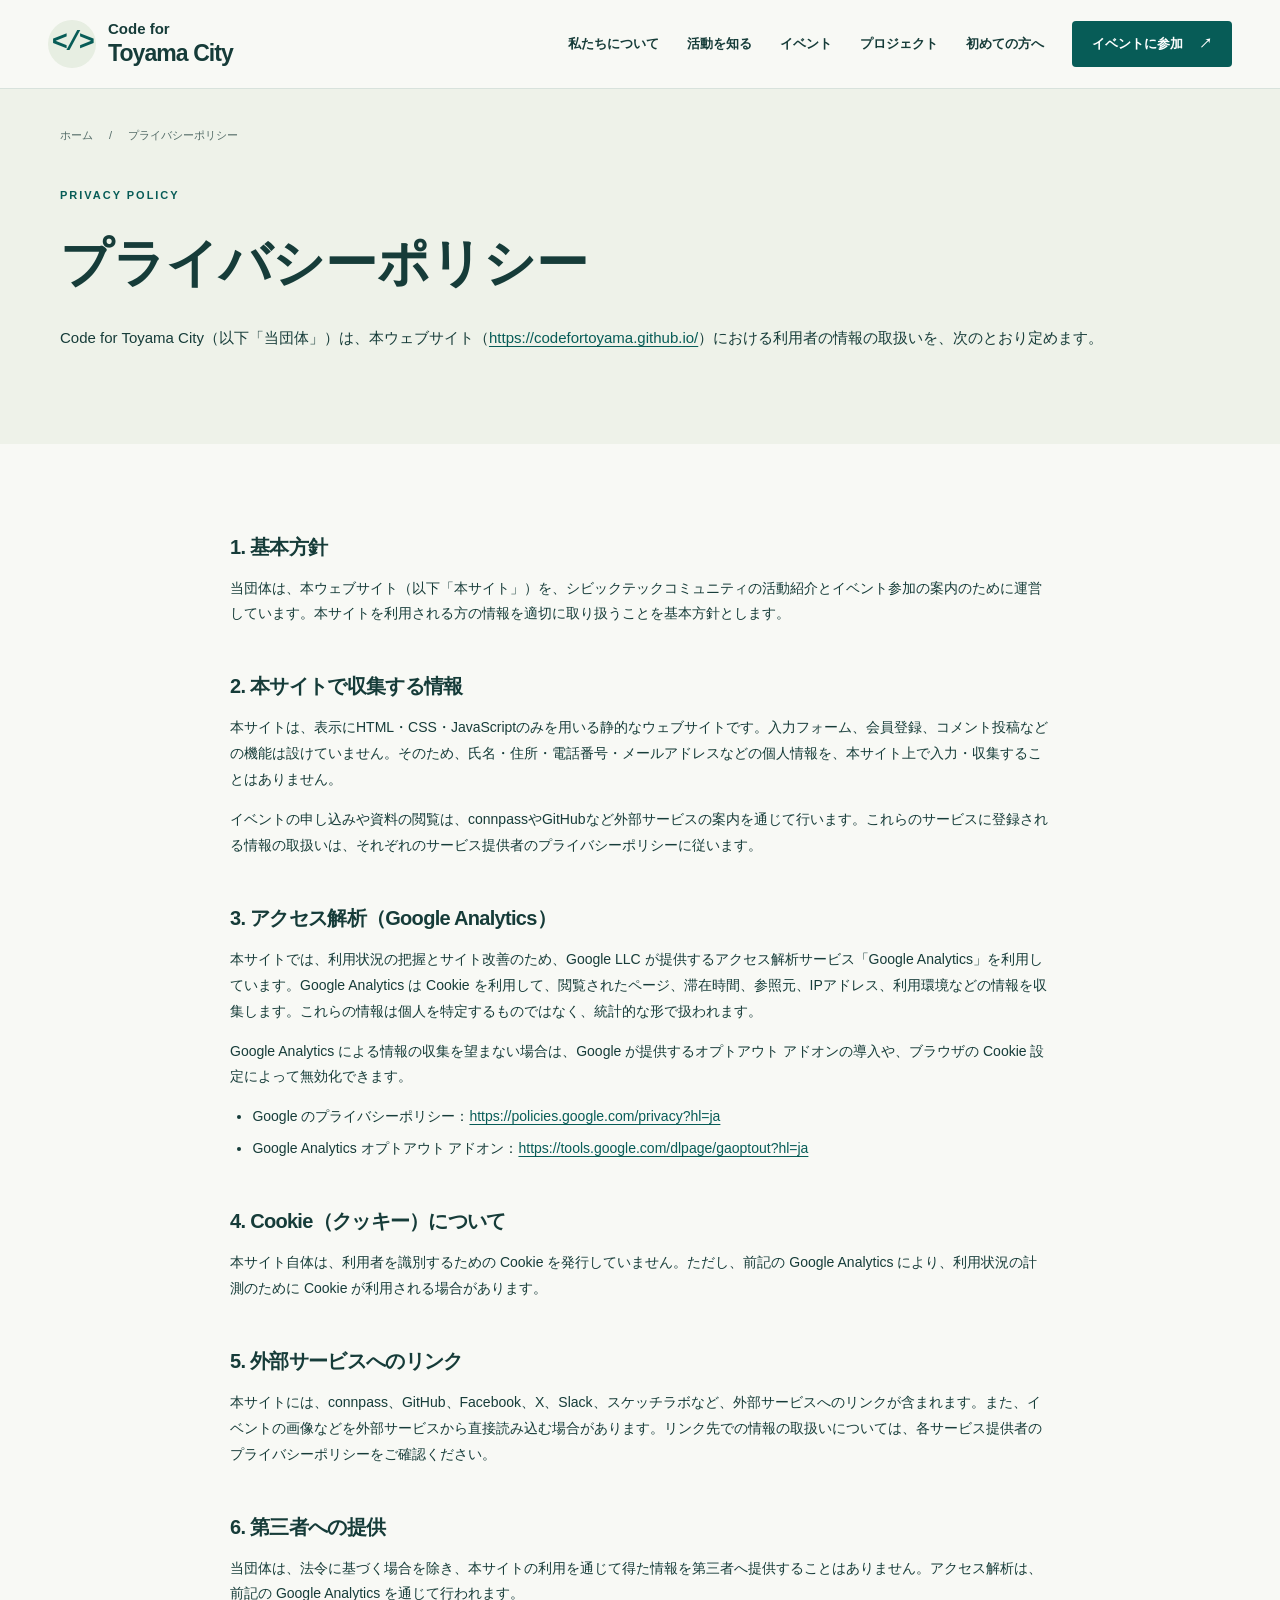
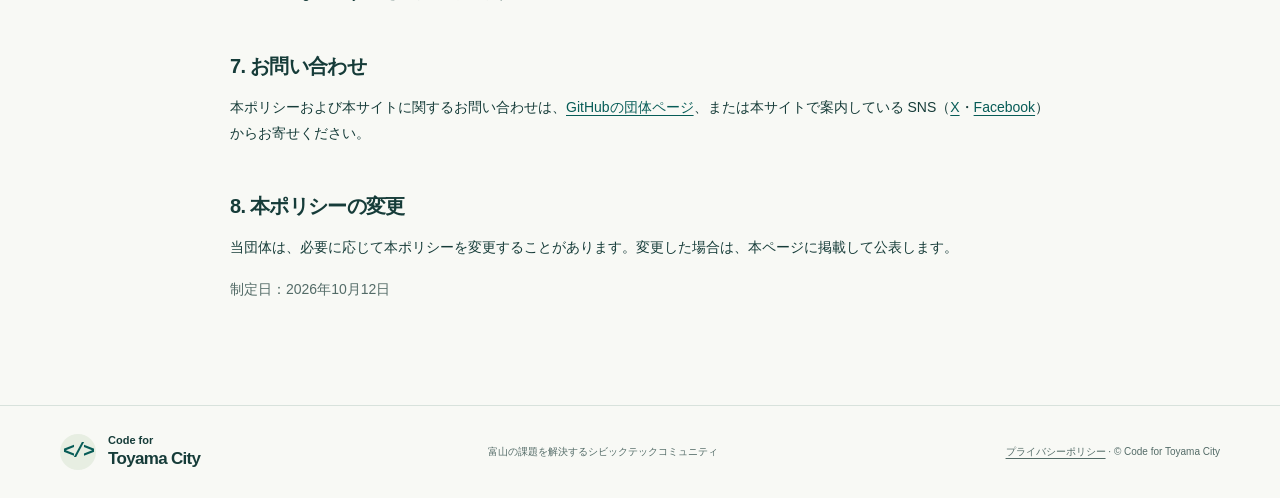
<file: privacy.html>
<!doctype html>
<html lang="ja">
<head>
  <meta charset="utf-8">
  <meta http-equiv="Content-Security-Policy" content="default-src 'none'; script-src 'self' https://www.googletagmanager.com/gtag/js; script-src-attr 'none'; style-src 'self'; img-src 'self' https://codefortoyama.github.io https://media.connpass.com https://www.googletagmanager.com https://*.google-analytics.com; connect-src https://www.googletagmanager.com https://*.google-analytics.com https://*.google.com; font-src 'self'; base-uri 'none'; object-src 'none'; form-action 'none'; frame-src https://calendar.google.com; worker-src 'none'; upgrade-insecure-requests">
  <meta name="referrer" content="strict-origin-when-cross-origin">
  <!-- Google tag (gtag.js) -->
  <script src="js/analytics.js"></script>
  <script async src="https://www.googletagmanager.com/gtag/js?id=G-0SFK86LPGH"></script>
  <meta name="viewport" content="width=device-width, initial-scale=1">
  <meta name="description" content="Code for Toyama Cityのウェブサイトにおけるプライバシーポリシー。アクセス解析の利用、Cookie、外部サービスへのリンク、情報の取扱いについて掲載しています。">
  <meta name="theme-color" content="#075c57">
  <meta property="og:type" content="website">
  <meta property="og:title" content="プライバシーポリシー | Code for Toyama City">
  <meta property="og:description" content="Code for Toyama Cityのウェブサイトにおける情報の取扱いについて。">
  <meta property="og:url" content="https://codefortoyama.github.io/privacy.html">
  <meta property="og:image" content="https://codefortoyama.github.io/assets/img/masthead.jpg">
  <meta property="og:locale" content="ja_JP">
  <meta name="twitter:card" content="summary_large_image">
  <link rel="canonical" href="https://codefortoyama.github.io/privacy.html">
  <link rel="icon" href="assets/img/favicon.ico">
  <link rel="apple-touch-icon" href="assets/img/apple-touch-icon.png">
  <link rel="stylesheet" href="css/site.css">
  <script src="js/site.js" defer></script>
  <title>プライバシーポリシー | Code for Toyama City</title>
</head>
<body>
  <a class="skip-link" href="#main">本文へ移動</a>
  <header class="site-header">
    <div class="header-inner">
      <a class="brand" href="./" aria-label="Code for Toyama City ホーム"><span class="brand-symbol" aria-hidden="true">&lt;/&gt;</span><span>Code for <strong>Toyama City</strong></span></a>
      <button class="menu-toggle" type="button" aria-expanded="false" aria-controls="navigation" hidden>メニュー <span aria-hidden="true">☰</span></button>
      <nav id="navigation" class="navigation" aria-label="メインナビゲーション">
        <a href="./#about">私たちについて</a>
        <a href="./#activities">活動を知る</a>
        <a href="Events/">イベント</a>
        <a href="projects.html">プロジェクト</a>
        <a href="./#first-step">初めての方へ</a>
        <a class="nav-cta" href="https://codefortoyama.connpass.com/">イベントに参加 <span aria-hidden="true">↗</span></a>
      </nav>
    </div>
  </header>
  <main id="main">
    <section class="project-page-hero" aria-labelledby="page-title">
      <div class="container">
        <nav class="breadcrumbs" aria-label="パンくず"><a href="./">ホーム</a><span aria-hidden="true">/</span><span aria-current="page">プライバシーポリシー</span></nav>
        <p class="eyebrow">PRIVACY POLICY</p>
        <h1 id="page-title">プライバシーポリシー</h1>
        <p class="project-page-description">Code for Toyama City（以下「当団体」）は、本ウェブサイト（<a href="https://codefortoyama.github.io/">https://codefortoyama.github.io/</a>）における利用者の情報の取扱いを、次のとおり定めます。</p>
      </div>
    </section>
    <section class="section">
      <div class="container legal">
        <h2>1. 基本方針</h2>
        <p>当団体は、本ウェブサイト（以下「本サイト」）を、シビックテックコミュニティの活動紹介とイベント参加の案内のために運営しています。本サイトを利用される方の情報を適切に取り扱うことを基本方針とします。</p>

        <h2>2. 本サイトで収集する情報</h2>
        <p>本サイトは、表示にHTML・CSS・JavaScriptのみを用いる静的なウェブサイトです。入力フォーム、会員登録、コメント投稿などの機能は設けていません。そのため、氏名・住所・電話番号・メールアドレスなどの個人情報を、本サイト上で入力・収集することはありません。</p>
        <p>イベントの申し込みや資料の閲覧は、connpassやGitHubなど外部サービスの案内を通じて行います。これらのサービスに登録される情報の取扱いは、それぞれのサービス提供者のプライバシーポリシーに従います。</p>

        <h2>3. アクセス解析（Google Analytics）</h2>
        <p>本サイトでは、利用状況の把握とサイト改善のため、Google LLC が提供するアクセス解析サービス「Google Analytics」を利用しています。Google Analytics は Cookie を利用して、閲覧されたページ、滞在時間、参照元、IPアドレス、利用環境などの情報を収集します。これらの情報は個人を特定するものではなく、統計的な形で扱われます。</p>
        <p>Google Analytics による情報の収集を望まない場合は、Google が提供するオプトアウト アドオンの導入や、ブラウザの Cookie 設定によって無効化できます。</p>
        <ul>
          <li>Google のプライバシーポリシー：<a href="https://policies.google.com/privacy?hl=ja">https://policies.google.com/privacy?hl=ja</a></li>
          <li>Google Analytics オプトアウト アドオン：<a href="https://tools.google.com/dlpage/gaoptout?hl=ja">https://tools.google.com/dlpage/gaoptout?hl=ja</a></li>
        </ul>

        <h2>4. Cookie（クッキー）について</h2>
        <p>本サイト自体は、利用者を識別するための Cookie を発行していません。ただし、前記の Google Analytics により、利用状況の計測のために Cookie が利用される場合があります。</p>

        <h2>5. 外部サービスへのリンク</h2>
        <p>本サイトには、connpass、GitHub、Facebook、X、Slack、スケッチラボなど、外部サービスへのリンクが含まれます。また、イベントの画像などを外部サービスから直接読み込む場合があります。リンク先での情報の取扱いについては、各サービス提供者のプライバシーポリシーをご確認ください。</p>

        <h2>6. 第三者への提供</h2>
        <p>当団体は、法令に基づく場合を除き、本サイトの利用を通じて得た情報を第三者へ提供することはありません。アクセス解析は、前記の Google Analytics を通じて行われます。</p>

        <h2>7. お問い合わせ</h2>
        <p>本ポリシーおよび本サイトに関するお問い合わせは、<a href="https://github.com/codefortoyama">GitHubの団体ページ</a>、または本サイトで案内している SNS（<a href="https://x.com/codefortoyama">X</a>・<a href="https://www.facebook.com/codefortoyama/">Facebook</a>）からお寄せください。</p>

        <h2>8. 本ポリシーの変更</h2>
        <p>当団体は、必要に応じて本ポリシーを変更することがあります。変更した場合は、本ページに掲載して公表します。</p>

        <p class="section-note">制定日：2026年10月12日</p>
      </div>
    </section>
  </main>
  <footer class="site-footer"><div class="container footer-layout"><a class="brand" href="./"><span class="brand-symbol" aria-hidden="true">&lt;/&gt;</span><span>Code for <strong>Toyama City</strong></span></a><p>富山の課題を解決するシビックテックコミュニティ</p><small><a href="privacy.html">プライバシーポリシー</a> · © Code for Toyama City</small></div></footer>
</body>
</html>
</file>
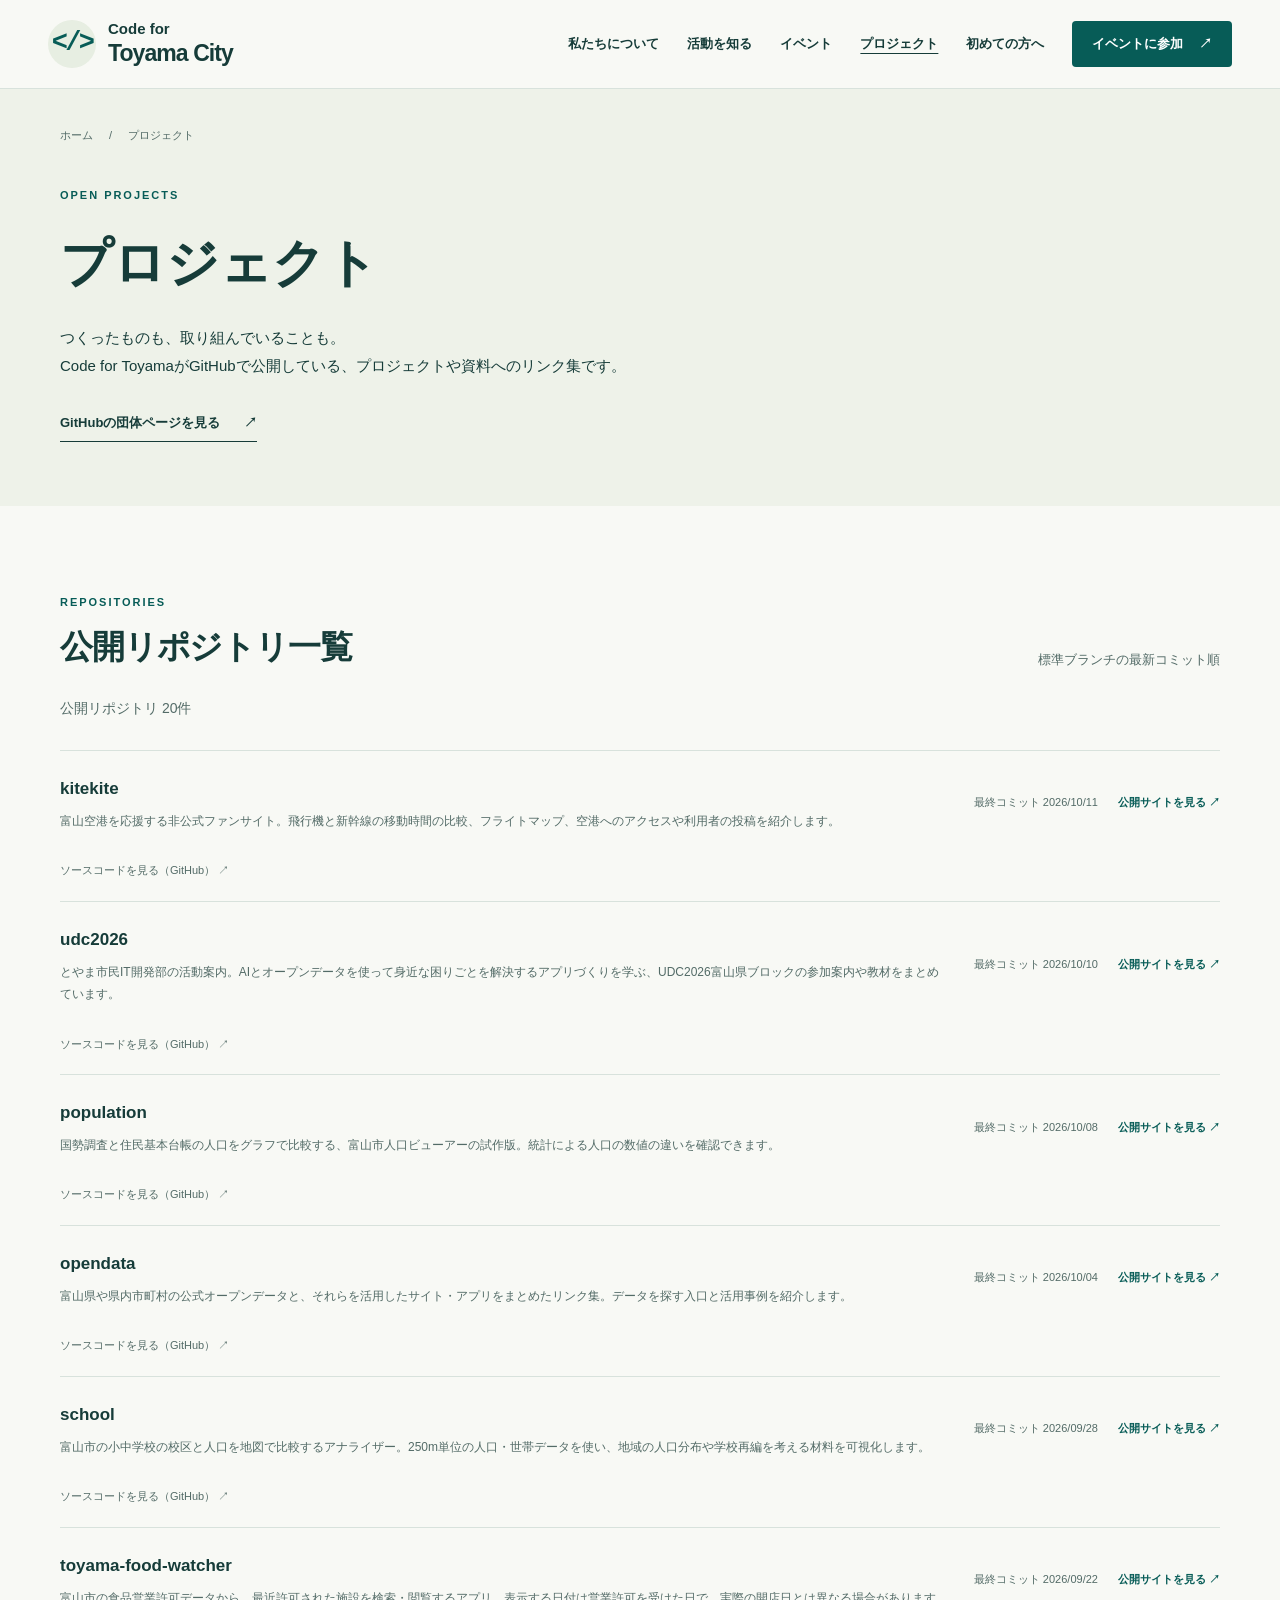
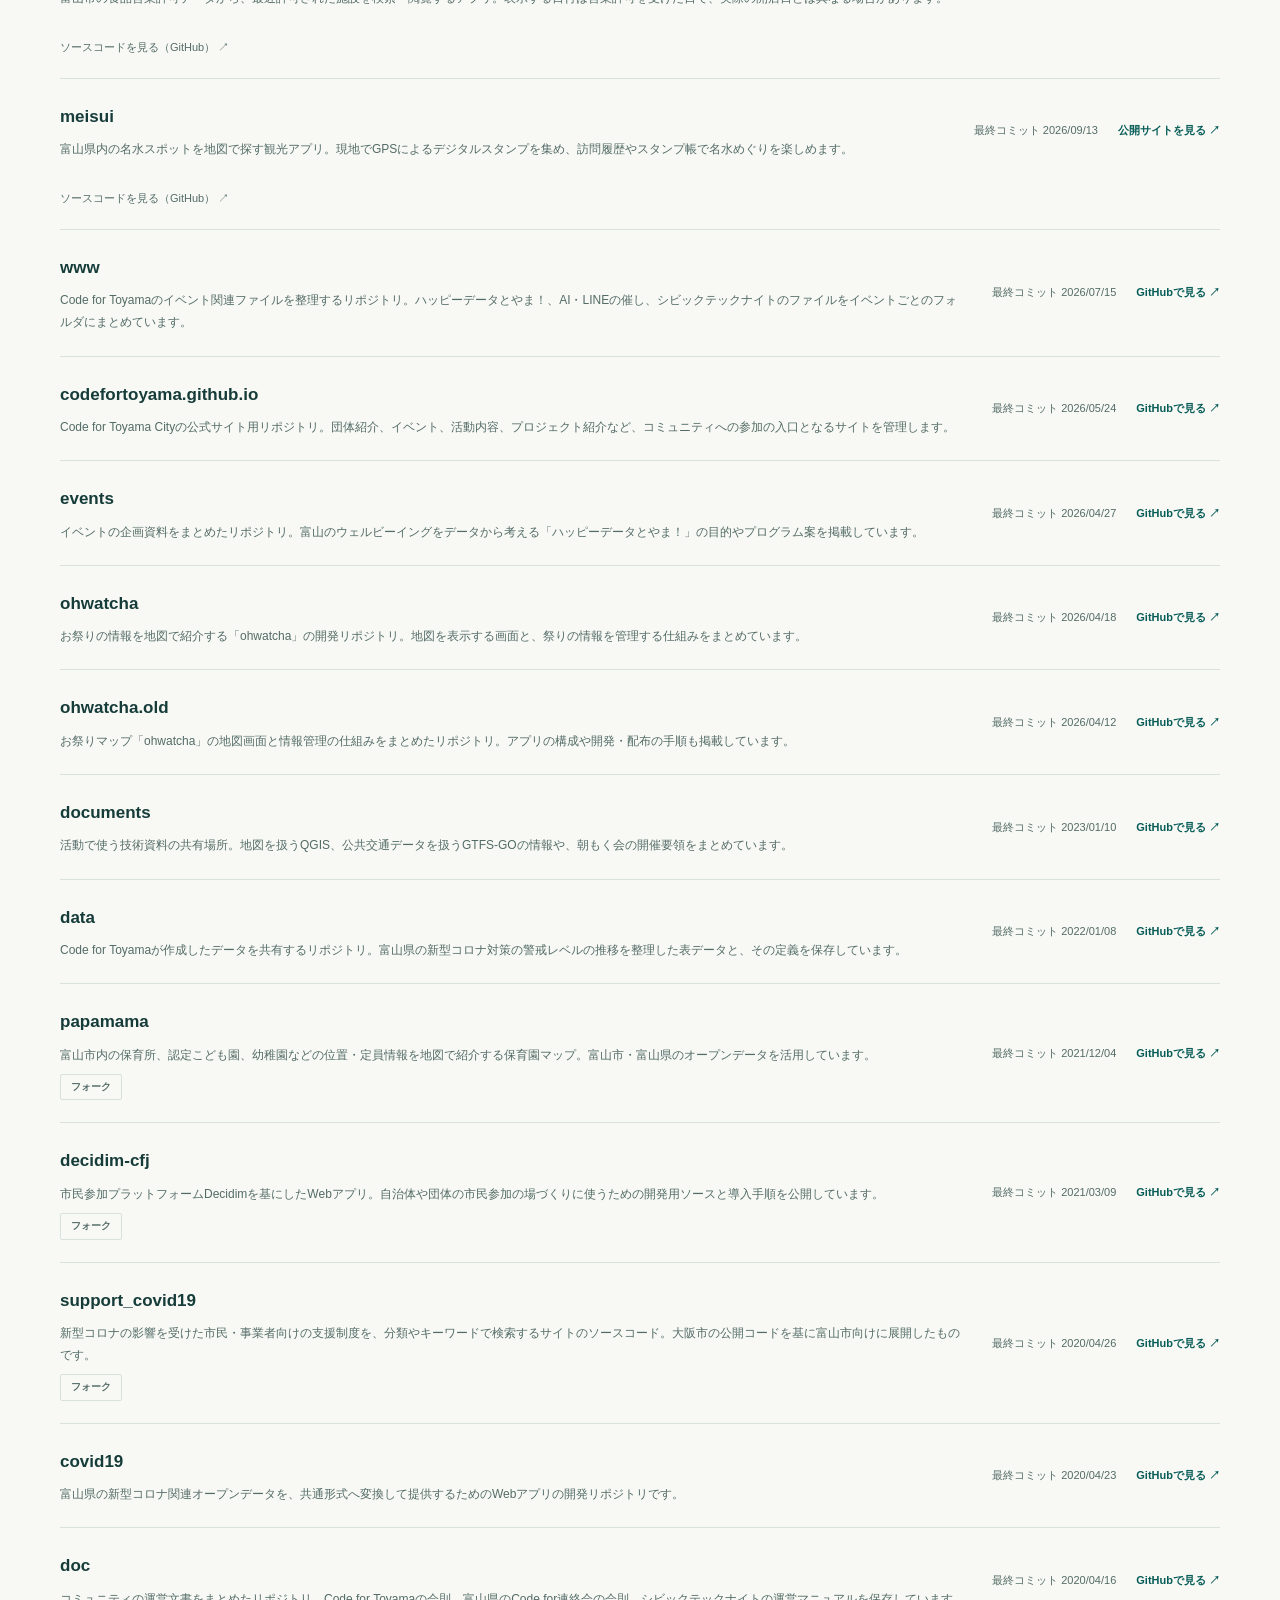
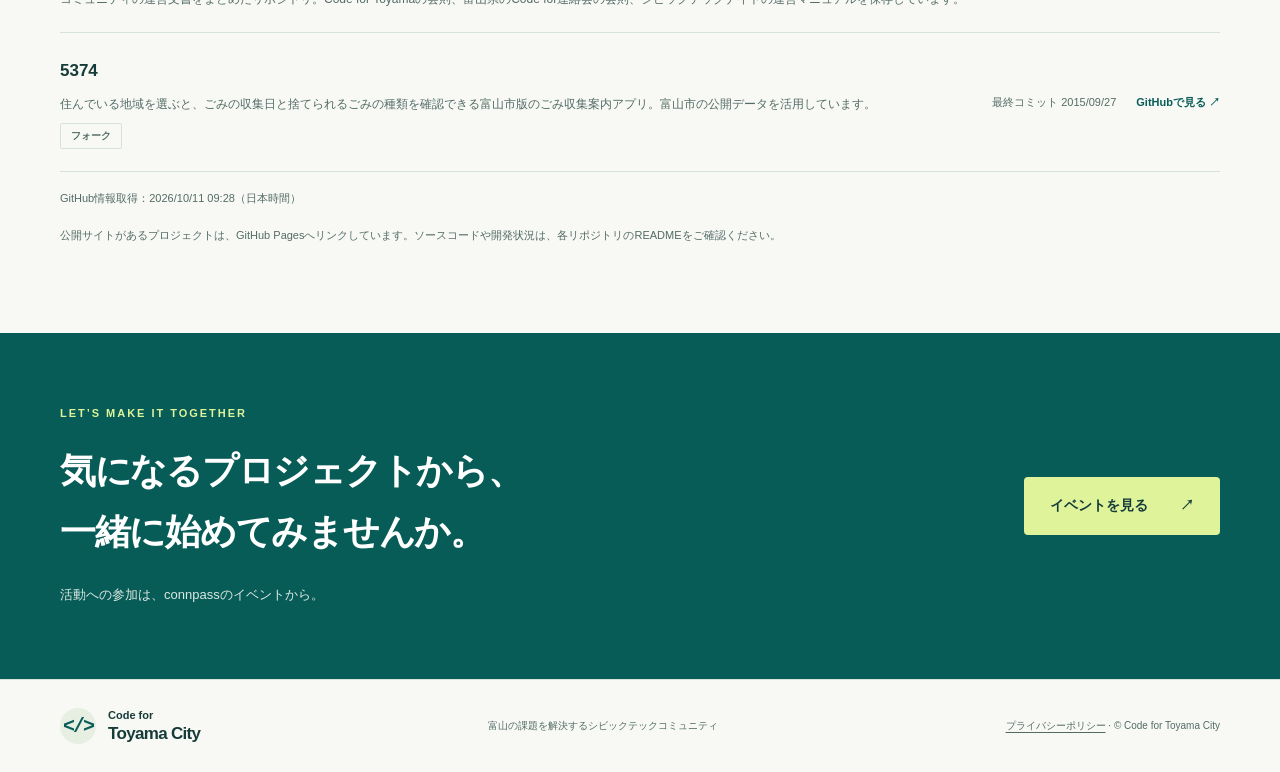
<file: projects.html>
<!doctype html>
<html lang="ja">
<head>
  <meta charset="utf-8">
  <meta http-equiv="Content-Security-Policy" content="default-src 'none'; script-src 'self' https://www.googletagmanager.com/gtag/js; script-src-attr 'none'; style-src 'self'; img-src 'self' https://codefortoyama.github.io https://media.connpass.com https://www.googletagmanager.com https://*.google-analytics.com; connect-src https://www.googletagmanager.com https://*.google-analytics.com https://*.google.com; font-src 'self'; base-uri 'none'; object-src 'none'; form-action 'none'; frame-src https://calendar.google.com; worker-src 'none'; upgrade-insecure-requests">
  <meta name="referrer" content="strict-origin-when-cross-origin">
  <!-- Google tag (gtag.js) -->
  <script src="js/analytics.js"></script>
  <script async src="https://www.googletagmanager.com/gtag/js?id=G-0SFK86LPGH"></script>
  <meta name="viewport" content="width=device-width, initial-scale=1">
  <meta name="description" content="Code for Toyamaの公開GitHubリポジトリへのリンク集。地域の課題に取り組むプロジェクトや資料を、最新コミット順にご紹介します。">
  <meta name="theme-color" content="#075c57">
  <meta property="og:type" content="website">
  <meta property="og:title" content="プロジェクト | Code for Toyama City">
  <meta property="og:description" content="Code for Toyamaの公開GitHubリポジトリへのリンク集。">
  <meta property="og:url" content="https://codefortoyama.github.io/projects.html">
  <meta property="og:image" content="https://codefortoyama.github.io/assets/img/masthead.jpg">
  <meta property="og:locale" content="ja_JP">
  <meta name="twitter:card" content="summary_large_image">
  <link rel="canonical" href="https://codefortoyama.github.io/projects.html">
  <link rel="icon" href="assets/img/favicon.ico">
  <link rel="apple-touch-icon" href="assets/img/apple-touch-icon.png">
  <link rel="stylesheet" href="css/site.css">
  <script src="js/site.js" defer></script>
  <title>プロジェクト | Code for Toyama City</title>
</head>
<body>
  <a class="skip-link" href="#main">本文へ移動</a>
  <header class="site-header">
    <div class="header-inner">
      <a class="brand" href="./" aria-label="Code for Toyama City ホーム"><span class="brand-symbol" aria-hidden="true">&lt;/&gt;</span><span>Code for <strong>Toyama City</strong></span></a>
      <button class="menu-toggle" type="button" aria-expanded="false" aria-controls="navigation" hidden>メニュー <span aria-hidden="true">☰</span></button>
      <nav id="navigation" class="navigation" aria-label="メインナビゲーション">
        <a href="./#about">私たちについて</a>
        <a href="./#activities">活動を知る</a>
        <a href="Events/">イベント</a>
        <a href="projects.html" aria-current="page">プロジェクト</a>
        <a href="./#first-step">初めての方へ</a>
        <a class="nav-cta" href="https://codefortoyama.connpass.com/">イベントに参加 <span aria-hidden="true">↗</span></a>
      </nav>
    </div>
  </header>
  <main id="main">
    <section class="project-page-hero" aria-labelledby="page-title">
      <div class="container">
        <nav class="breadcrumbs" aria-label="パンくず"><a href="./">ホーム</a><span aria-hidden="true">/</span><span aria-current="page">プロジェクト</span></nav>
        <p class="eyebrow">OPEN PROJECTS</p>
        <h1 id="page-title">プロジェクト</h1>
        <p class="project-page-description">つくったものも、取り組んでいることも。<br>Code for ToyamaがGitHubで公開している、<br class="mobile-break">プロジェクトや資料へのリンク集です。</p>
        <a class="text-link" href="https://github.com/codefortoyama">GitHubの団体ページを見る <span aria-hidden="true">↗</span></a>
      </div>
    </section>
    <section class="section repository-section" aria-labelledby="repositories-title">
      <div class="container">
        <div class="section-heading"><div><p class="eyebrow">REPOSITORIES</p><h2 id="repositories-title">公開リポジトリ一覧</h2></div><p class="heading-description">標準ブランチの最新コミット順</p></div>
        <!-- GITHUB_REPOSITORIES_START -->
<p class="projects-intro">公開リポジトリ 20件</p>
<ul class="repository-list">
<li><a class="repository-link" href="https://codefortoyama.github.io/kitekite/">
  <span><span class="repository-name">kitekite</span><span class="repository-description">富山空港を応援する非公式ファンサイト。飛行機と新幹線の移動時間の比較、フライトマップ、空港へのアクセスや利用者の投稿を紹介します。</span></span>
  <span class="repository-meta"><time datetime="2026-10-11T00:28:10+00:00">最終コミット 2026/10/11</time><span class="repository-destination">公開サイトを見る ↗</span></span>
</a><a class="repository-source-link" href="https://github.com/codefortoyama/kitekite">ソースコードを見る（GitHub） ↗</a></li>
<li><a class="repository-link" href="https://codefortoyama.github.io/udc2026/">
  <span><span class="repository-name">udc2026</span><span class="repository-description">とやま市民IT開発部の活動案内。AIとオープンデータを使って身近な困りごとを解決するアプリづくりを学ぶ、UDC2026富山県ブロックの参加案内や教材をまとめています。</span></span>
  <span class="repository-meta"><time datetime="2026-10-10T06:13:03+00:00">最終コミット 2026/10/10</time><span class="repository-destination">公開サイトを見る ↗</span></span>
</a><a class="repository-source-link" href="https://github.com/codefortoyama/udc2026">ソースコードを見る（GitHub） ↗</a></li>
<li><a class="repository-link" href="https://codefortoyama.github.io/population/">
  <span><span class="repository-name">population</span><span class="repository-description">国勢調査と住民基本台帳の人口をグラフで比較する、富山市人口ビューアーの試作版。統計による人口の数値の違いを確認できます。</span></span>
  <span class="repository-meta"><time datetime="2026-10-08T01:39:38+00:00">最終コミット 2026/10/08</time><span class="repository-destination">公開サイトを見る ↗</span></span>
</a><a class="repository-source-link" href="https://github.com/codefortoyama/population">ソースコードを見る（GitHub） ↗</a></li>
<li><a class="repository-link" href="https://codefortoyama.github.io/opendata/">
  <span><span class="repository-name">opendata</span><span class="repository-description">富山県や県内市町村の公式オープンデータと、それらを活用したサイト・アプリをまとめたリンク集。データを探す入口と活用事例を紹介します。</span></span>
  <span class="repository-meta"><time datetime="2026-10-04T12:41:17+00:00">最終コミット 2026/10/04</time><span class="repository-destination">公開サイトを見る ↗</span></span>
</a><a class="repository-source-link" href="https://github.com/codefortoyama/opendata">ソースコードを見る（GitHub） ↗</a></li>
<li><a class="repository-link" href="https://codefortoyama.github.io/school/">
  <span><span class="repository-name">school</span><span class="repository-description">富山市の小中学校の校区と人口を地図で比較するアナライザー。250m単位の人口・世帯データを使い、地域の人口分布や学校再編を考える材料を可視化します。</span></span>
  <span class="repository-meta"><time datetime="2026-09-28T14:13:41+00:00">最終コミット 2026/09/28</time><span class="repository-destination">公開サイトを見る ↗</span></span>
</a><a class="repository-source-link" href="https://github.com/codefortoyama/school">ソースコードを見る（GitHub） ↗</a></li>
<li><a class="repository-link" href="https://codefortoyama.github.io/toyama-food-watcher/">
  <span><span class="repository-name">toyama-food-watcher</span><span class="repository-description">富山市の食品営業許可データから、最近許可された施設を検索・閲覧するアプリ。表示する日付は営業許可を受けた日で、実際の開店日とは異なる場合があります。</span></span>
  <span class="repository-meta"><time datetime="2026-09-22T04:38:43+00:00">最終コミット 2026/09/22</time><span class="repository-destination">公開サイトを見る ↗</span></span>
</a><a class="repository-source-link" href="https://github.com/codefortoyama/toyama-food-watcher">ソースコードを見る（GitHub） ↗</a></li>
<li><a class="repository-link" href="https://codefortoyama.github.io/meisui/">
  <span><span class="repository-name">meisui</span><span class="repository-description">富山県内の名水スポットを地図で探す観光アプリ。現地でGPSによるデジタルスタンプを集め、訪問履歴やスタンプ帳で名水めぐりを楽しめます。</span></span>
  <span class="repository-meta"><time datetime="2026-09-13T11:09:04+00:00">最終コミット 2026/09/13</time><span class="repository-destination">公開サイトを見る ↗</span></span>
</a><a class="repository-source-link" href="https://github.com/codefortoyama/meisui">ソースコードを見る（GitHub） ↗</a></li>
<li><a class="repository-link" href="https://github.com/codefortoyama/www">
  <span><span class="repository-name">www</span><span class="repository-description">Code for Toyamaのイベント関連ファイルを整理するリポジトリ。ハッピーデータとやま！、AI・LINEの催し、シビックテックナイトのファイルをイベントごとのフォルダにまとめています。</span></span>
  <span class="repository-meta"><time datetime="2026-07-15T13:44:14+00:00">最終コミット 2026/07/15</time><span class="repository-destination">GitHubで見る ↗</span></span>
</a></li>
<li><a class="repository-link" href="https://github.com/codefortoyama/codefortoyama.github.io">
  <span><span class="repository-name">codefortoyama.github.io</span><span class="repository-description">Code for Toyama Cityの公式サイト用リポジトリ。団体紹介、イベント、活動内容、プロジェクト紹介など、コミュニティへの参加の入口となるサイトを管理します。</span></span>
  <span class="repository-meta"><time datetime="2026-05-24T05:40:09+00:00">最終コミット 2026/05/24</time><span class="repository-destination">GitHubで見る ↗</span></span>
</a></li>
<li><a class="repository-link" href="https://github.com/codefortoyama/events">
  <span><span class="repository-name">events</span><span class="repository-description">イベントの企画資料をまとめたリポジトリ。富山のウェルビーイングをデータから考える「ハッピーデータとやま！」の目的やプログラム案を掲載しています。</span></span>
  <span class="repository-meta"><time datetime="2026-04-27T08:24:05+00:00">最終コミット 2026/04/27</time><span class="repository-destination">GitHubで見る ↗</span></span>
</a></li>
<li><a class="repository-link" href="https://github.com/codefortoyama/ohwatcha">
  <span><span class="repository-name">ohwatcha</span><span class="repository-description">お祭りの情報を地図で紹介する「ohwatcha」の開発リポジトリ。地図を表示する画面と、祭りの情報を管理する仕組みをまとめています。</span></span>
  <span class="repository-meta"><time datetime="2026-04-18T08:26:23+00:00">最終コミット 2026/04/18</time><span class="repository-destination">GitHubで見る ↗</span></span>
</a></li>
<li><a class="repository-link" href="https://github.com/codefortoyama/ohwatcha.old">
  <span><span class="repository-name">ohwatcha.old</span><span class="repository-description">お祭りマップ「ohwatcha」の地図画面と情報管理の仕組みをまとめたリポジトリ。アプリの構成や開発・配布の手順も掲載しています。</span></span>
  <span class="repository-meta"><time datetime="2026-04-12T13:48:18+00:00">最終コミット 2026/04/12</time><span class="repository-destination">GitHubで見る ↗</span></span>
</a></li>
<li><a class="repository-link" href="https://github.com/codefortoyama/documents">
  <span><span class="repository-name">documents</span><span class="repository-description">活動で使う技術資料の共有場所。地図を扱うQGIS、公共交通データを扱うGTFS-GOの情報や、朝もく会の開催要領をまとめています。</span></span>
  <span class="repository-meta"><time datetime="2023-01-09T15:42:46+00:00">最終コミット 2023/01/10</time><span class="repository-destination">GitHubで見る ↗</span></span>
</a></li>
<li><a class="repository-link" href="https://github.com/codefortoyama/data">
  <span><span class="repository-name">data</span><span class="repository-description">Code for Toyamaが作成したデータを共有するリポジトリ。富山県の新型コロナ対策の警戒レベルの推移を整理した表データと、その定義を保存しています。</span></span>
  <span class="repository-meta"><time datetime="2022-01-08T01:42:21+00:00">最終コミット 2022/01/08</time><span class="repository-destination">GitHubで見る ↗</span></span>
</a></li>
<li><a class="repository-link" href="https://github.com/codefortoyama/papamama">
  <span><span class="repository-name">papamama</span><span class="repository-description">富山市内の保育所、認定こども園、幼稚園などの位置・定員情報を地図で紹介する保育園マップ。富山市・富山県のオープンデータを活用しています。</span><span class="repository-badges"><span class="tag tag-outline">フォーク</span></span></span>
  <span class="repository-meta"><time datetime="2021-12-04T08:03:16+00:00">最終コミット 2021/12/04</time><span class="repository-destination">GitHubで見る ↗</span></span>
</a></li>
<li><a class="repository-link" href="https://github.com/codefortoyama/decidim-cfj">
  <span><span class="repository-name">decidim-cfj</span><span class="repository-description">市民参加プラットフォームDecidimを基にしたWebアプリ。自治体や団体の市民参加の場づくりに使うための開発用ソースと導入手順を公開しています。</span><span class="repository-badges"><span class="tag tag-outline">フォーク</span></span></span>
  <span class="repository-meta"><time datetime="2021-03-09T09:08:42+00:00">最終コミット 2021/03/09</time><span class="repository-destination">GitHubで見る ↗</span></span>
</a></li>
<li><a class="repository-link" href="https://github.com/codefortoyama/support_covid19">
  <span><span class="repository-name">support_covid19</span><span class="repository-description">新型コロナの影響を受けた市民・事業者向けの支援制度を、分類やキーワードで検索するサイトのソースコード。大阪市の公開コードを基に富山市向けに展開したものです。</span><span class="repository-badges"><span class="tag tag-outline">フォーク</span></span></span>
  <span class="repository-meta"><time datetime="2020-04-26T12:49:55+00:00">最終コミット 2020/04/26</time><span class="repository-destination">GitHubで見る ↗</span></span>
</a></li>
<li><a class="repository-link" href="https://github.com/codefortoyama/covid19">
  <span><span class="repository-name">covid19</span><span class="repository-description">富山県の新型コロナ関連オープンデータを、共通形式へ変換して提供するためのWebアプリの開発リポジトリです。</span></span>
  <span class="repository-meta"><time datetime="2020-04-23T10:35:30+00:00">最終コミット 2020/04/23</time><span class="repository-destination">GitHubで見る ↗</span></span>
</a></li>
<li><a class="repository-link" href="https://github.com/codefortoyama/doc">
  <span><span class="repository-name">doc</span><span class="repository-description">コミュニティの運営文書をまとめたリポジトリ。Code for Toyamaの会則、富山県のCode for連絡会の会則、シビックテックナイトの運営マニュアルを保存しています。</span></span>
  <span class="repository-meta"><time datetime="2020-04-16T02:58:53+00:00">最終コミット 2020/04/16</time><span class="repository-destination">GitHubで見る ↗</span></span>
</a></li>
<li><a class="repository-link" href="https://github.com/codefortoyama/5374">
  <span><span class="repository-name">5374</span><span class="repository-description">住んでいる地域を選ぶと、ごみの収集日と捨てられるごみの種類を確認できる富山市版のごみ収集案内アプリ。富山市の公開データを活用しています。</span><span class="repository-badges"><span class="tag tag-outline">フォーク</span></span></span>
  <span class="repository-meta"><time datetime="2015-09-27T10:58:33+00:00">最終コミット 2015/09/27</time><span class="repository-destination">GitHubで見る ↗</span></span>
</a></li>
</ul>
<p class="section-note">GitHub情報取得：<time datetime="2026-10-11T09:28:07+09:00">2026/10/11 09:28（日本時間）</time></p>
        <!-- GITHUB_REPOSITORIES_END -->
        <p class="section-note">公開サイトがあるプロジェクトは、GitHub Pagesへリンクしています。ソースコードや開発状況は、各リポジトリのREADMEをご確認ください。</p>
      </div>
    </section>
    <section class="join-section" aria-labelledby="join-title"><div class="container join-layout"><div><p class="eyebrow light">LET’S MAKE IT TOGETHER</p><h2 id="join-title">気になるプロジェクトから、<br>一緒に始めてみませんか。</h2><p>活動への参加は、connpassのイベントから。</p></div><a class="button button-lime" href="https://codefortoyama.connpass.com/">イベントを見る <span aria-hidden="true">↗</span></a></div></section>
  </main>
  <footer class="site-footer"><div class="container footer-layout"><a class="brand" href="./"><span class="brand-symbol" aria-hidden="true">&lt;/&gt;</span><span>Code for <strong>Toyama City</strong></span></a><p>富山の課題を解決するシビックテックコミュニティ</p><small><a href="privacy.html">プライバシーポリシー</a> · © Code for Toyama City</small></div></footer>
</body>
</html>
</file>
<file: css/site.css>
:root {
  --ink: #163c39;
  --teal: #075c57;
  --muted: #536b67;
  --paper: #f8f9f5;
  --lime: #def39a;
  --line: #d8e2dc;
  --width: 1160px;
}
* { box-sizing: border-box; }
html { scroll-behavior: smooth; scroll-padding-top: 100px; }
body { margin: 0; color: var(--ink); background: var(--paper); font-family: "Noto Sans JP", "Hiragino Kaku Gothic ProN", "Yu Gothic", Meiryo, sans-serif; line-height: 1.85; -webkit-font-smoothing: antialiased; }
a { color: inherit; text-decoration: none; }
button { font: inherit; }
img { display: block; max-width: 100%; height: auto; }
h1, h2, h3, p, figure { margin: 0; }
h1, h2, h3 { line-height: 1.5; }
a, button, summary { -webkit-tap-highlight-color: transparent; }
:focus-visible { outline: 3px solid #b55217; outline-offset: 5px; }
.container { width: min(var(--width), calc(100% - 96px)); margin-inline: auto; }
.skip-link { position: fixed; top: -100px; left: 16px; z-index: 100; background: white; padding: 12px 24px; }
.skip-link:focus { top: 12px; }
.site-header { position: sticky; top: 0; z-index: 20; background: rgba(248, 249, 245, .97); border-bottom: 1px solid var(--line); }
.header-inner { min-height: 88px; max-width: 1440px; margin: auto; padding: 14px 48px; display: flex; align-items: center; justify-content: space-between; gap: 32px; }
.brand { display: inline-flex; align-items: center; gap: 12px; font-size: 15px; font-weight: 600; line-height: 1.25; flex-shrink: 0; }
.brand strong { display: block; font-size: 23px; letter-spacing: -.04em; }
.brand-symbol { font-family: monospace; font-size: 27px; font-weight: 700; color: var(--teal); background: #e7eee2; width: 48px; height: 48px; display: grid; place-items: center; border-radius: 50%; letter-spacing: -.1em; }
.navigation { display: flex; align-items: center; gap: 28px; font-size: 13px; font-weight: 700; }
.navigation a { transition: color .2s; }
.navigation a:hover { color: #26756d; }
.navigation .nav-cta { background: var(--teal); color: white; padding: 11px 20px; border-radius: 4px; }
.nav-cta span { margin-left: 12px; }
.navigation .nav-cta:hover { background: #164e47; }
.menu-toggle { display: none; }
.hero { position: relative; min-height: 660px; color: white; display: flex; align-items: center; isolation: isolate; overflow: hidden; }
.hero-image, .hero-shade { position: absolute; inset: 0; width: 100%; height: 100%; z-index: -1; }
.hero-image { object-fit: cover; object-position: center 68%; }
.hero-shade { background: linear-gradient(90deg, rgba(8, 39, 40, .83), rgba(8, 39, 40, .46) 53%, rgba(8, 39, 40, .08)); }
.hero-content { padding-block: 76px 112px; }
.eyebrow { font-family: Arial, sans-serif; font-weight: 700; font-size: 11px; letter-spacing: .18em; line-height: 1.5; color: var(--teal); margin-bottom: 20px; }
.eyebrow.light { color: var(--lime); }
.hero h1 { font-size: clamp(40px, 4.9vw, 68px); letter-spacing: .045em; font-weight: 800; line-height: 1.45; margin-bottom: 26px; }
.hero-description { font-size: 16px; line-height: 2; letter-spacing: .04em; }
.hero-actions { display: flex; gap: 30px; align-items: center; flex-wrap: wrap; margin-top: 34px; }
.button { display: inline-flex; align-items: center; justify-content: space-between; gap: 32px; min-height: 56px; padding: 16px 26px; border-radius: 4px; font-size: 14px; font-weight: 700; transition: background .2s, transform .2s; }
.button-lime { color: var(--ink); background: var(--lime); }
.button-lime:hover { background: #cde879; transform: translateY(-2px); }
.hero-link { font-size: 13px; border-bottom: 1px solid #a4b6ac; padding-block: 10px; }
.hero-link span { margin-left: 20px; }
.hero-bottom { position: absolute; bottom: 27px; left: 0; right: 0; display: flex; justify-content: space-between; align-items: center; font-size: 11px; letter-spacing: .08em; color: #e5ece7; }
.hero-location { font-family: Arial, sans-serif; font-size: 10px; letter-spacing: .18em; }
.mobile-break { display: none; }
.section { padding-block: 88px; }
.section-heading { display: flex; justify-content: space-between; align-items: end; gap: 32px; margin-bottom: 36px; }
.section-heading .eyebrow { margin-bottom: 12px; }
h2 { font-size: clamp(25px, 2.55vw, 34px); letter-spacing: -.035em; font-weight: 700; }
.text-link { display: inline-flex; gap: 24px; align-items: center; font-size: 13px; font-weight: 700; border-bottom: 1px solid var(--ink); padding-bottom: 6px; flex-shrink: 0; }
.text-link:hover { color: var(--teal); border-color: var(--teal); }
.events-section { background: #eef2e9; padding-block: 60px; }
.event-feature { display: flex; align-items: stretch; background: white; border: 1px solid var(--line); border-radius: 6px; overflow: hidden; }
.event-feature-connpass { flex-direction: column; }
.event-content { display: flex; align-items: stretch; min-width: 0; }
.event-eyecatch-link { display: block; background: #edf2ed; border-bottom: 1px solid var(--line); }
.event-eyecatch { display: block; width: 100%; height: clamp(180px, 24vw, 280px); object-fit: contain; }
.event-history-image { width: 100px; height: auto; aspect-ratio: 1200 / 630; object-fit: contain; background: #edf2ed; border-radius: 3px; flex-shrink: 0; }
.event-date { width: 152px; flex-shrink: 0; margin-block: 30px; border-right: 1px solid var(--line); display: flex; flex-direction: column; justify-content: center; align-items: center; font-family: Arial, sans-serif; }
.event-date span { font-size: 11px; letter-spacing: .1em; }
.event-date strong { font-size: 66px; line-height: 1.15; font-weight: 500; }
.event-body { padding: 30px 32px; flex: 1; }
.tags { display: flex; flex-wrap: wrap; gap: 8px; margin-bottom: 12px; }
.tag { color: var(--teal); font-size: 10px; font-weight: 700; background: #e6eee5; padding: 3px 10px; border: 1px solid #e6eee5; border-radius: 2px; }
.tag-outline { background: transparent; border-color: var(--line); color: var(--muted); }
.event-body h3 { font-size: 22px; margin-bottom: 10px; }
.event-body > p { font-size: 13px; color: var(--muted); }
.event-meta { display: flex; flex-wrap: wrap; gap: 8px 20px; margin-top: 16px; font-size: 12px; font-weight: 700; }
.event-body .event-organizer { font-size: 11px; margin-top: 8px; }
.event-link { display: flex; flex-direction: column; justify-content: center; font-size: 13px; font-weight: 700; padding: 28px; background: #fafbf8; border-left: 1px solid var(--line); }
.event-link span { font-size: 11px; font-weight: 400; color: var(--muted); }
.event-link:hover { background: #edf4e2; }
.section-note { font-size: 11px; color: var(--muted); margin-top: 16px; }
.event-group-heading { font-size: 17px; margin: 30px 0 16px; }
.connpass-events { display: grid; gap: 16px; }
.event-empty { padding: 24px; background: white; border: 1px solid var(--line); font-size: 13px; }
.event-history { margin-top: 24px; }
.event-history summary { cursor: pointer; font-size: 13px; font-weight: 700; padding: 12px 0; }
.event-history ul { list-style: none; margin: 0; padding: 0; }
.event-history li { border-top: 1px solid var(--line); }
.event-history a { display: flex; align-items: baseline; gap: 20px; padding: 14px 0; font-size: 13px; }
.event-history a:hover { color: var(--teal); }
.event-history time { flex-shrink: 0; font-family: Arial, sans-serif; font-size: 11px; color: var(--muted); }
.event-history span:last-child { margin-left: auto; }
.feed-warning { color: #834817; }
.about-layout { display: grid; grid-template-columns: 1fr 1fr; gap: 68px; }
.about-intro h2 { font-size: clamp(26px, 2.5vw, 34px); line-height: 1.8; }
.about-copy > p { margin-bottom: 20px; font-size: 14px; }
.about-copy .lead { font-size: 18px; font-weight: 700; }
.civic-note { border-left: 3px solid var(--teal); padding-left: 20px; margin-top: 30px; }
.small-label { font-size: 11px; font-weight: 700; color: var(--teal); }
.civic-note p { font-size: 12px; color: var(--muted); margin-top: 8px; }
.activities-section { border-top: 1px solid var(--line); }
.heading-description { font-size: 13px; color: var(--muted); }
.activities-layout { display: grid; grid-template-columns: 1.05fr 1fr; gap: 56px; align-items: center; }
.community-photo img { width: 100%; aspect-ratio: 4 / 3; object-fit: cover; border-radius: 4px; }
.community-photo figcaption { font-size: 11px; color: var(--muted); margin-top: 12px; }
.activity-list article { display: flex; gap: 24px; padding-block: 24px; border-bottom: 1px solid var(--line); }
.activity-list article:first-child { padding-top: 0; }
.activity-list article:last-child { border: 0; }
.activity-number { font-family: Arial, sans-serif; font-size: 12px; color: var(--teal); padding-top: 6px; }
.activity-list h3 { font-size: 21px; margin-bottom: 10px; }
.activity-list p { font-size: 13px; color: var(--muted); }
.activity-example { display: grid; grid-template-columns: auto 1fr auto; align-items: center; gap: 32px; padding: 30px 0; border-block: 1px solid var(--line); margin-top: 48px; }
.activity-example h3 { font-size: 17px; margin-bottom: 6px; }
.activity-example p { font-size: 12px; color: var(--muted); }
.example-date { font-size: 11px; color: var(--muted); }
.first-section { background: #edf2ed; }
.projects-section { border-top: 1px solid var(--line); background: #fff; }
.projects-intro { font-size: 14px; color: var(--muted); margin: -12px 0 28px; }
.project-grid { display: grid; grid-template-columns: repeat(3, minmax(0, 1fr)); gap: 24px; }
.project-card { display: flex; flex-direction: column; padding: 28px; background: var(--paper); border: 1px solid var(--line); border-radius: 5px; transition: border-color .2s, transform .2s; }
.project-card:hover { border-color: var(--teal); transform: translateY(-3px); }
.project-main-link { display: flex; flex-direction: column; flex: 1; }
.project-eyecatch { display: block; width: 100%; height: auto; aspect-ratio: 1200 / 630; object-fit: contain; background: #edf2ed; border-radius: 3px; margin-bottom: 24px; }
.project-source-link { font-size: 11px; color: var(--muted); margin-top: 16px; align-self: start; }
.project-source-link:hover, .repository-source-link:hover { color: var(--teal); text-decoration: underline; }
.project-card-number { font-family: Arial, sans-serif; font-size: 11px; letter-spacing: .12em; color: var(--teal); }
.project-card h3 { margin: 20px 0 12px; font-size: 21px; overflow-wrap: anywhere; }
.project-card p { font-size: 13px; color: var(--muted); margin-bottom: 24px; }
.project-card-bottom { margin-top: auto; padding-top: 20px; border-top: 1px solid var(--line); display: flex; justify-content: space-between; align-items: center; gap: 12px; font-size: 11px; }
.project-card time { color: var(--muted); }
.project-card-bottom > span { font-weight: 700; white-space: nowrap; }
.project-page-hero { background: #eef2e9; padding: 36px 0 64px; }
.breadcrumbs { display: flex; gap: 16px; font-size: 11px; color: var(--muted); margin-bottom: 42px; }
.breadcrumbs a:hover { text-decoration: underline; }
.project-page-hero h1 { font-size: clamp(34px, 5vw, 52px); margin-bottom: 22px; }
.project-page-description { font-size: 15px; margin-bottom: 28px; }
.repository-list { list-style: none; margin: 0; padding: 0; }
.repository-list li { border-top: 1px solid var(--line); }
.repository-list li:last-child { border-bottom: 1px solid var(--line); }
.repository-link { display: flex; justify-content: space-between; align-items: center; gap: 24px; padding: 22px 0; }
.repository-link:hover { color: var(--teal); }
.repository-source-link { display: inline-block; font-size: 11px; color: var(--muted); margin: -8px 0 20px; }
.repository-name { display: block; font-size: 17px; font-weight: 700; overflow-wrap: anywhere; }
.repository-description { display: block; color: var(--muted); font-size: 12px; margin-top: 6px; overflow-wrap: anywhere; }
.repository-meta { display: flex; align-items: center; flex-shrink: 0; gap: 20px; font-size: 11px; color: var(--muted); }
.repository-badges { display: inline-flex; flex-wrap: wrap; gap: 8px; margin-top: 8px; }
.repository-meta .repository-destination { font-size: 11px; font-weight: 700; color: var(--teal); }
.event-page-hero { background: #eef2e9; padding: 36px 0 64px; }
.event-page-hero .eyebrow { margin-bottom: 16px; }
.event-page-hero h1 { font-size: clamp(34px, 5vw, 52px); margin-bottom: 18px; }
.event-lead { max-width: 64ch; font-size: 15px; }
.event-actions { display: flex; flex-wrap: wrap; gap: 12px; margin-top: 28px; }
.button-outline { border: 1px solid var(--teal); color: var(--teal); background: transparent; }
.button-outline:hover { background: #e7eee2; transform: translateY(-2px); }
.event-facts { display: grid; grid-template-columns: repeat(4, minmax(0, 1fr)); gap: 24px; margin: 0 0 56px; padding: 26px 0; border-block: 1px solid var(--line); }
.event-facts dt { font-size: 11px; font-weight: 700; color: var(--teal); margin-bottom: 6px; }
.event-facts dd { margin: 0; font-size: 14px; font-weight: 700; }
.event-fact-note { font-size: 11px; font-weight: 400; color: var(--muted); }
.event-detail-layout { display: grid; grid-template-columns: 1.15fr .85fr; gap: 56px; align-items: start; }
.event-detail p { font-size: 14px; margin-bottom: 16px; }
.event-detail h2 { margin-bottom: 20px; }
.event-detail h3 { font-size: 18px; }
.event-subsection-title { margin: 32px 0 12px; font-size: 18px; }
.event-detail ul { margin: 0; padding-left: 1.3em; }
.event-detail ul li { font-size: 14px; margin-bottom: 10px; }
.event-detail .bullet-list { padding-left: 0; }
.event-detail .bullet-list li { padding: 16px 0; border-top: 1px solid var(--line); margin: 0; }
.event-detail .bullet-list li:last-child { border-bottom: 1px solid var(--line); }
.bullet-list { list-style: none; margin: 0; padding: 0; }
.bullet-list strong { color: var(--teal); }
.timeline { list-style: none; margin: 0; padding: 0; }
.timeline li { display: grid; grid-template-columns: 56px 1fr; gap: 18px; padding: 14px 0; border-top: 1px solid var(--line); }
.timeline li:last-child { border-bottom: 1px solid var(--line); }
.timeline span { font-family: Arial, sans-serif; font-size: 11px; font-weight: 700; color: var(--teal); padding-top: 4px; }
.timeline div { font-size: 13px; }
.event-detail .notice { margin-top: 24px; padding: 18px 20px; background: #fff; border-left: 3px solid var(--teal); font-size: 13px; color: var(--muted); }
.notice strong { color: var(--teal); }
.resource-list { list-style: none; margin: 0; padding: 0; }
.resource-list li { border-top: 1px solid var(--line); }
.resource-list li:last-child { border-bottom: 1px solid var(--line); }
.resource-list a { display: flex; justify-content: space-between; align-items: center; gap: 24px; padding: 18px 0; font-size: 13px; }
.resource-list a:hover { color: var(--teal); }
.resource-list a > span:last-child { font-size: 11px; color: var(--muted); flex-shrink: 0; }
.resource-name { font-weight: 700; }
.navigation a[aria-current="page"] { text-decoration: underline; text-underline-offset: 5px; }
.legal { max-width: 820px; }
.legal h2 { font-size: 20px; margin: 44px 0 14px; }
.legal h2:first-child { margin-top: 0; }
.legal p { font-size: 14px; margin-bottom: 14px; }
.legal ul { margin: 0 0 14px; padding-left: 1.4em; }
.legal li { font-size: 14px; margin-bottom: 6px; }
.legal a, .project-page-description a { color: var(--teal); text-decoration: underline; text-underline-offset: 3px; overflow-wrap: anywhere; }
.legal a:hover, .project-page-description a:hover { color: #26756d; }
.site-footer small a { text-decoration: underline; text-underline-offset: 3px; }
.site-footer small a:hover { color: var(--teal); }
.steps { list-style: none; padding: 0; margin: 0; display: grid; grid-template-columns: repeat(3, 1fr); gap: 36px; }
.steps li { border-top: 2px solid var(--teal); padding-top: 20px; }
.step-number { font-family: Arial, sans-serif; font-size: 11px; letter-spacing: .12em; color: var(--teal); }
.steps h3 { margin-top: 18px; margin-bottom: 12px; font-size: 18px; }
.steps p { font-size: 13px; color: var(--muted); }
.faq-layout { display: grid; grid-template-columns: 1fr 2fr; gap: 52px; margin-top: 68px; }
.faq-layout > h3 { font-size: 19px; padding-top: 18px; }
.faq-list details { border-bottom: 1px solid #cbd8ce; }
.faq-list details:first-child { border-top: 1px solid #cbd8ce; }
.faq-list summary { cursor: pointer; padding: 18px 32px 18px 0; font-size: 13px; font-weight: 700; list-style: none; position: relative; }
.faq-list summary::-webkit-details-marker { display: none; }
.faq-list summary::after { content: "+"; position: absolute; right: 4px; font-size: 22px; top: 12px; color: var(--teal); }
.faq-list details[open] summary::after { content: "−"; }
.faq-list details p { padding-bottom: 20px; font-size: 13px; color: var(--muted); }
.join-section { background: var(--teal); color: white; padding-block: 72px; }
.join-layout { display: flex; align-items: center; justify-content: space-between; gap: 40px; }
.join-layout h2 { font-size: clamp(25px, 2.8vw, 36px); line-height: 1.7; }
.join-layout p:last-child { font-size: 13px; margin-top: 20px; color: #dce8e2; }
.join-layout .button { flex-shrink: 0; }
.join-calendar { margin-top: 44px; }
.join-calendar iframe { display: block; width: 100%; max-width: var(--width); height: 600px; border: 0; background: white; border-radius: 6px; }
.follow-section { padding-block: 56px; }
.follow-layout { display: flex; align-items: center; justify-content: space-between; gap: 40px; }
.follow-layout .eyebrow { margin-bottom: 10px; }
.follow-layout h2 { font-size: 22px; }
.social-links { display: flex; flex-wrap: wrap; gap: 18px; }
.social-links a { min-width: 150px; border: 1px solid var(--line); border-radius: 4px; padding: 15px 20px; display: flex; justify-content: space-between; align-items: center; gap: 32px; font-family: Arial, sans-serif; font-size: 14px; font-weight: 700; }
.social-links a:hover { border-color: var(--teal); background: #edf2e9; }
.site-footer { border-top: 1px solid var(--line); padding-block: 28px; }
.footer-layout { display: flex; align-items: center; justify-content: space-between; flex-wrap: wrap; gap: 20px; }
.site-footer .brand { font-size: 11px; }
.site-footer .brand strong { font-size: 17px; }
.site-footer .brand-symbol { font-size: 20px; width: 36px; height: 36px; }
.site-footer p, .site-footer small { font-size: 10px; color: var(--muted); }
@media (min-width: 1500px) { .hero { min-height: 740px; } }
@media (max-width: 1050px) {
  .header-inner { padding-inline: 28px; gap: 20px; }
  .navigation { gap: 16px; font-size: 12px; }
  .container { width: calc(100% - 64px); }
  .event-link { padding: 20px; }
  .about-layout, .activities-layout { gap: 36px; }
  .activity-example { gap: 24px; }
}
@media (max-width: 900px) {
  .header-inner { min-height: 76px; flex-wrap: wrap; gap: 0; padding: 14px 24px; }
  .menu-toggle:not([hidden]) { display: flex; align-items: center; gap: 12px; border: 1px solid var(--line); background: transparent; color: var(--ink); padding: 8px 12px; border-radius: 4px; font-size: 12px; cursor: pointer; }
  .navigation { flex-basis: 100%; flex-direction: column; align-items: stretch; gap: 0; margin-top: 16px; }
  .navigation a { padding: 14px 0; border-top: 1px solid var(--line); }
  .navigation .nav-cta { margin-top: 12px; padding: 12px 16px; }
  .js-enabled .navigation:not(.is-open) { display: none; }
  .project-grid { grid-template-columns: 1fr; }
  .repository-link { align-items: start; }
  .repository-meta { flex-direction: column; align-items: end; gap: 4px; }
  .event-facts { grid-template-columns: repeat(2, minmax(0, 1fr)); }
  .event-detail-layout { grid-template-columns: 1fr; gap: 36px; }
}
@media (max-width: 800px) {
  html { scroll-padding-top: 90px; }
  .header-inner { min-height: 76px; flex-wrap: wrap; gap: 0; padding: 14px 24px; }
  .brand { font-size: 12px; }
  .brand strong { font-size: 19px; }
  .brand-symbol { width: 42px; height: 42px; font-size: 23px; }
  .menu-toggle:not([hidden]) { display: flex; align-items: center; gap: 12px; border: 1px solid var(--line); background: transparent; color: var(--ink); padding: 8px 12px; border-radius: 4px; font-size: 12px; cursor: pointer; }
  .navigation { flex-basis: 100%; flex-direction: column; align-items: stretch; gap: 0; margin-top: 16px; }
  .navigation a { padding: 14px 0; border-top: 1px solid var(--line); }
  .navigation .nav-cta { margin-top: 12px; padding: 12px 16px; }
  .js-enabled .navigation:not(.is-open) { display: none; }
  .container { width: calc(100% - 48px); }
  .hero { min-height: 600px; }
  .hero-content { padding-block: 64px 108px; }
  .hero h1 { font-size: clamp(34px, 6.5vw, 52px); }
  .hero-shade { background: linear-gradient(90deg, rgba(8, 39, 40, .84), rgba(8, 39, 40, .38)); }
  .hero-description { font-size: 14px; }
  .hero-actions { gap: 24px; }
  .section { padding-block: 60px; }
  .event-page-hero { padding: 28px 0 48px; }
  .event-facts { margin-bottom: 40px; }
  .section-heading { align-items: start; flex-direction: column; gap: 20px; }
  .event-feature { flex-wrap: wrap; }
  .event-content { flex-wrap: wrap; }
  .event-history a { flex-wrap: wrap; align-items: center; gap: 10px 14px; }
  .event-history-image { width: 80px; }
  .event-date { width: 100px; margin-block: 24px; }
  .event-date strong { font-size: 52px; }
  .event-body { padding: 24px; flex-basis: calc(100% - 100px); }
  .event-body h3 { font-size: 19px; }
  .event-link { width: 100%; flex-direction: row; gap: 24px; justify-content: space-between; align-items: center; border-left: 0; border-top: 1px solid var(--line); padding: 18px 24px; }
  .event-link br { display: none; }
  .about-layout, .activities-layout { grid-template-columns: 1fr; }
  .about-layout { gap: 28px; }
  .community-photo img { aspect-ratio: 16 / 10; }
  .activity-example { grid-template-columns: 1fr; gap: 12px; }
  .activity-example .text-link { justify-self: start; margin-top: 4px; }
  .steps { gap: 22px; }
  .steps h3 { font-size: 16px; }
  .faq-layout { grid-template-columns: 1fr; gap: 20px; margin-top: 44px; }
  .join-layout, .follow-layout { align-items: start; flex-direction: column; gap: 28px; }
  .join-section { padding-block: 56px; }
  .follow-section { padding-block: 40px; }
  .footer-layout { justify-content: start; }
  .site-footer small { margin-left: auto; }
}
@media (max-width: 480px) {
  .header-inner { padding-inline: 20px; }
  .container { width: calc(100% - 40px); }
  .hero { min-height: 620px; }
  .hero-image { object-position: 58% center; }
  .hero h1 { font-size: clamp(30px, 8.6vw, 36px); letter-spacing: .01em; }
  .hero-content { padding-top: 46px; }
  .eyebrow { font-size: 10px; letter-spacing: .12em; }
  .hero-actions { align-items: start; flex-direction: column; gap: 16px; }
  .hero-bottom { font-size: 10px; }
  .hero-location { display: none; }
  .mobile-break { display: inline; }
  h2, .about-intro h2 { font-size: 25px; }
  .event-date { width: 78px; }
  .event-date span { font-size: 9px; }
  .event-date strong { font-size: 42px; }
  .event-body { padding: 20px 16px; flex-basis: calc(100% - 78px); }
  .event-body h3 { font-size: 17px; }
  .event-meta { gap: 4px 14px; }
  .steps { grid-template-columns: 1fr; gap: 28px; }
  .steps h3 { font-size: 18px; margin-top: 10px; }
  .steps p { max-width: 36ch; }
  .social-links { width: 100%; gap: 12px; }
  .social-links a { flex: 1 1 130px; min-width: 0; }
  .site-footer p { flex-basis: 100%; }
  .site-footer small { margin-left: 0; }
  .repository-link { flex-direction: column; gap: 12px; }
  .repository-meta { width: 100%; flex-direction: row; align-items: center; justify-content: space-between; }
  .event-facts { grid-template-columns: 1fr; gap: 16px; }
  .timeline li { grid-template-columns: 48px 1fr; gap: 12px; }
  .resource-list a { align-items: start; flex-direction: column; gap: 4px; }
}
@media (prefers-reduced-motion: reduce) {
  html { scroll-behavior: auto; }
  *, *::before, *::after { transition: none !important; }
}
</file>
